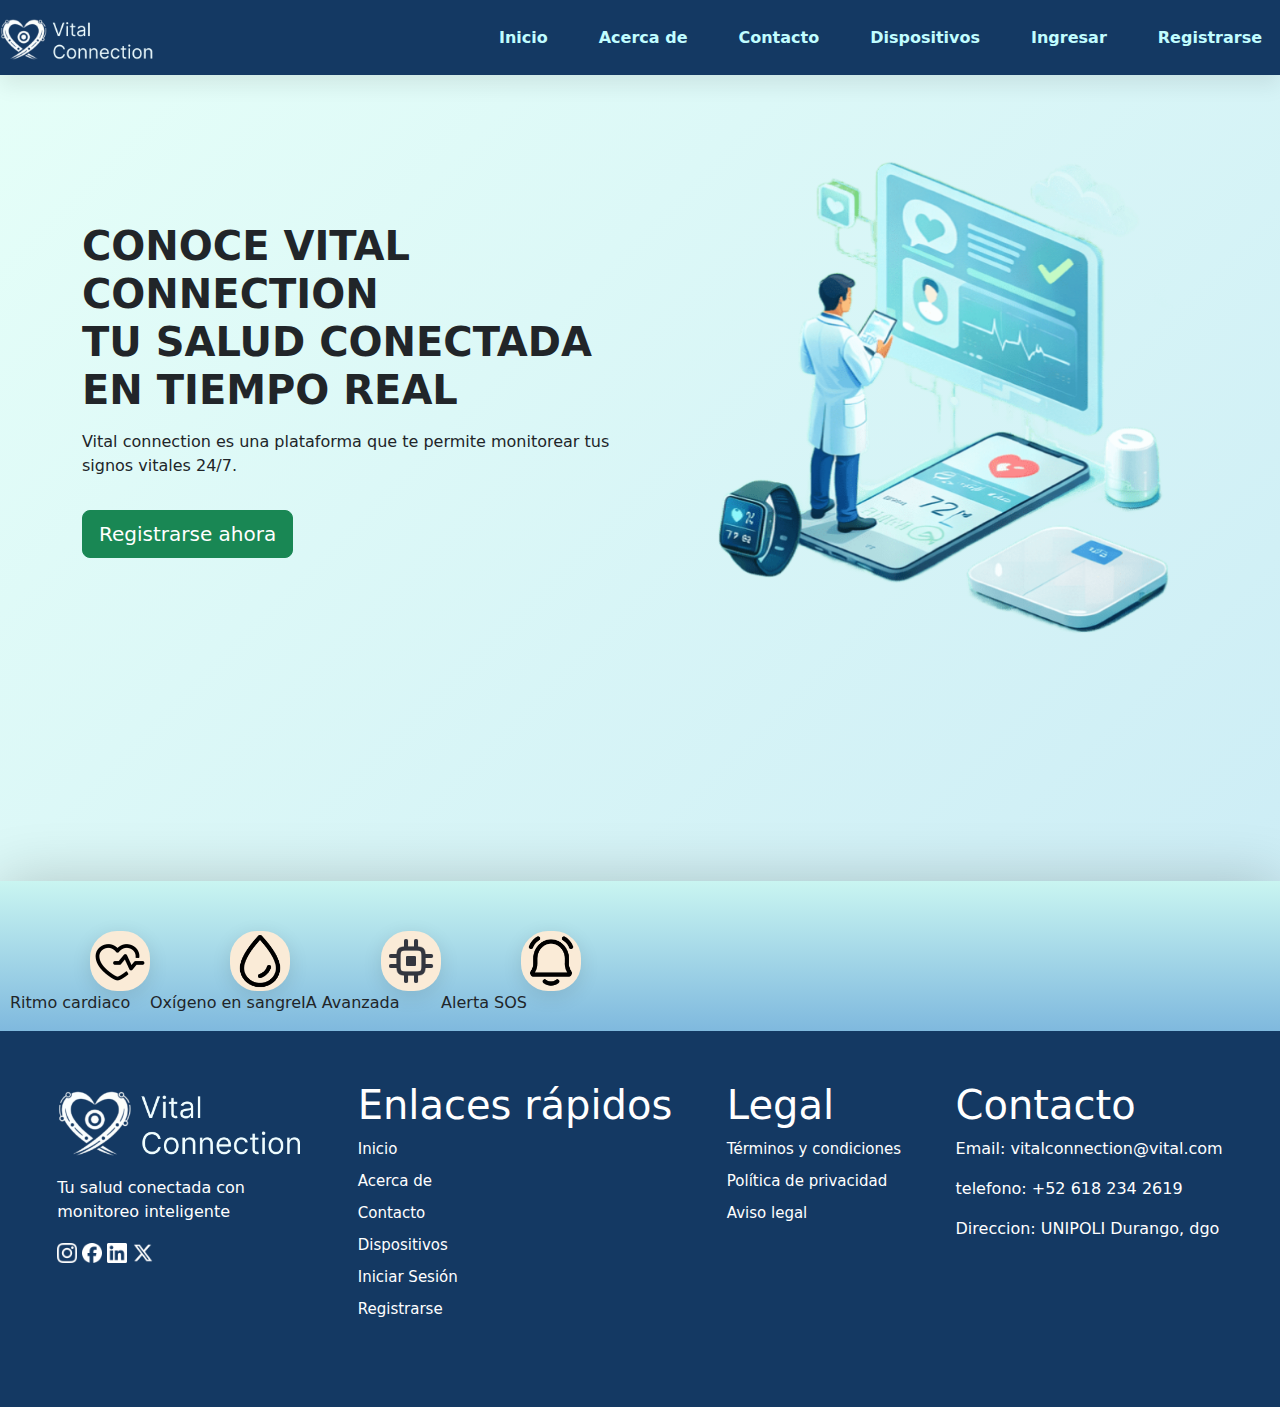
<file: index.html>
<!DOCTYPE html>
<html>
<head>
    <meta charset="UTF-8">
    <meta name="viewport" content="width=device-width, initial-scale=1.0"> 
    <title>Doom</title>
    <link rel="stylesheet" href="index.css">
    <link rel="stylesheet" href="navbar.css">
    <link rel="stylesheet" href="body.css">
    <link rel="stylesheet" href="css/bootstrap.min.css">
    <link href="https://fonts.googleapis.com/css2?family=Inter:wght@300;400;600;700&display=swap" rel="stylesheet">

</head> 
<body>
    <nav class="navbar">
        <a href="index.html"><img class="logo" src="imagenes/logo_nav.png" alt="Logo nav" height="50px"></a>     
        <div class="botones">
            <a href="index.html" class = "botones_nav">Inicio</a>
            <a href="acercadee.html" class = "botones_nav">Acerca de</a>
            <a href="contactos.html" class = "botones_nav">Contacto</a>
            <a href="dispositivos.html" class = "botones_nav">Dispositivos</a>
            <a href="login.html" class = "botones_nav">Ingresar</a>
            <a href="register.html" class = "boton_register">Registrarse</a>
        </div>
        

    </nav>
    <section class="container top py-5">
        <div class="row align-items-center">

            <div class="col-12 col-lg-6 text-center text-lg-start">
                <h1 class="fw-bold">
                    CONOCE VITAL CONNECTION <br>
                    TU SALUD CONECTADA <br>
                    EN TIEMPO REAL
                </h1>
                

                <p class="mt-3">
                    Vital connection es una plataforma que te permite monitorear tus signos vitales 24/7.
                </p>

                <a href="register.html" class="btn btn-success btn-lg mt-3">
                    Registrarse ahora
                </a>
            </div>

            <div class="col-12 col-lg-6 text-center">
                <img src="imagenes/logins_imagen.png" class="img-fluid top-img">
            </div>

        </div>
    </section>


    <div class="cartel">
        <div class="cartel-card">
            <div class="cartel-text">
                <div class="cartel-ritmo">
                    <img src="imagenes/ritmo.png">
                    <p>Ritmo cardiaco</p>
                </div>
                <div class="cartel-oxigeno">
                    <img src="imagenes/oxigeno.png" alt="oxigenacion">
                    <p>Oxígeno en sangre</p>
                </div>
                <div class="cartel-ia">
                    <img src="imagenes/ia.png" alt="ia">
                    <p>IA Avanzada</p>
                </div>
                <div class="cartel-sos">
                    <img src="imagenes/sos.png" alt="sos">
                    <p>Alerta SOS</p>
                </div>
            </div>
        </div>

    </div>


    <footer>
        <div class="foot_col_izq" izquierda>
            <img id="foot_col_izq_img" src="imagenes/logo_nav.png" alt="Logo nav">
            <p>
                Tu salud conectada con <br>
                monitoreo inteligente
            </p>

            <div class="foot_col_izq_iconos">
                <a href="www.instagram.com"><img src="imagenes/ig-icon.png" alt="instagram" width="20px"></a>
                <a href="www.facebook.com"><img src="imagenes/fb-icon.png" alt="facebook" width="20px"></a>
                <a href="www.linkedin.com"><img src="imagenes/Linkedin.png" alt="LinkedIn" width="20px"></a>
                <a href="www.x.com"><img src="imagenes/x.png"alt="x" width="20px"></a>

            </div>
        </div>
        <div class="foot_col_centro_izq" centro>
            <h1 id="foot_col_centro_izq_h1">Enlaces rápidos</h1>
            <div>
                <ul>
                    <li><a href="index.html" class="foot_col_centro_izq_enlaces">Inicio</a></li>
                    <li><a href="about.html" class="foot_col_centro_izq_enlaces">Acerca de</a></li>
                    <li><a href="contact.html" class="foot_col_centro_izq_enlaces">Contacto</a></li>
                    <li><a href="dispositivos.html" class="foot_col_centro_izq_enlaces">Dispositivos</a></li>
                    <li><a href="login.html" class="foot_col_centro_izq_enlaces">Iniciar Sesión</a></li>
                    <li><a href="register.html" class="foot_col_centro_izq_enlaces">Registrarse</a></li>
                </ul>
            </div>

        </div>
        <div class="foot_col_centro_der">
            <h1 id="foot_col_centro_der_h1">Legal</h1>
            <ul>
                <li><a href="#" class="foot_col_centro_der_enlaces">Términos y condiciones</a></li>
                <li><a href="#" class="foot_col_centro_der_enlaces">Política de privacidad</a></li>
                <li><a href="#" class="foot_col_centro_der_enlaces">Aviso legal</a></li>
            </ul>
        </div>
        <div class="foot_col_der" derecha>
            <h1 id="foot_col_der_h1">Contacto</h1>
            <ul>
            <li><p class="foot_col_der_contacto">Email: vitalconnection@vital.com</p></li>
            <li><p class="foot_col_der_contacto">telefono: +52 618 234 2619</p></li>
            <li><p class="foot_col_der_contacto">Direccion: UNIPOLI Durango, dgo</p></li>
            </ul>
        </div>
        
    </footer>

</body>

</html>
</file>
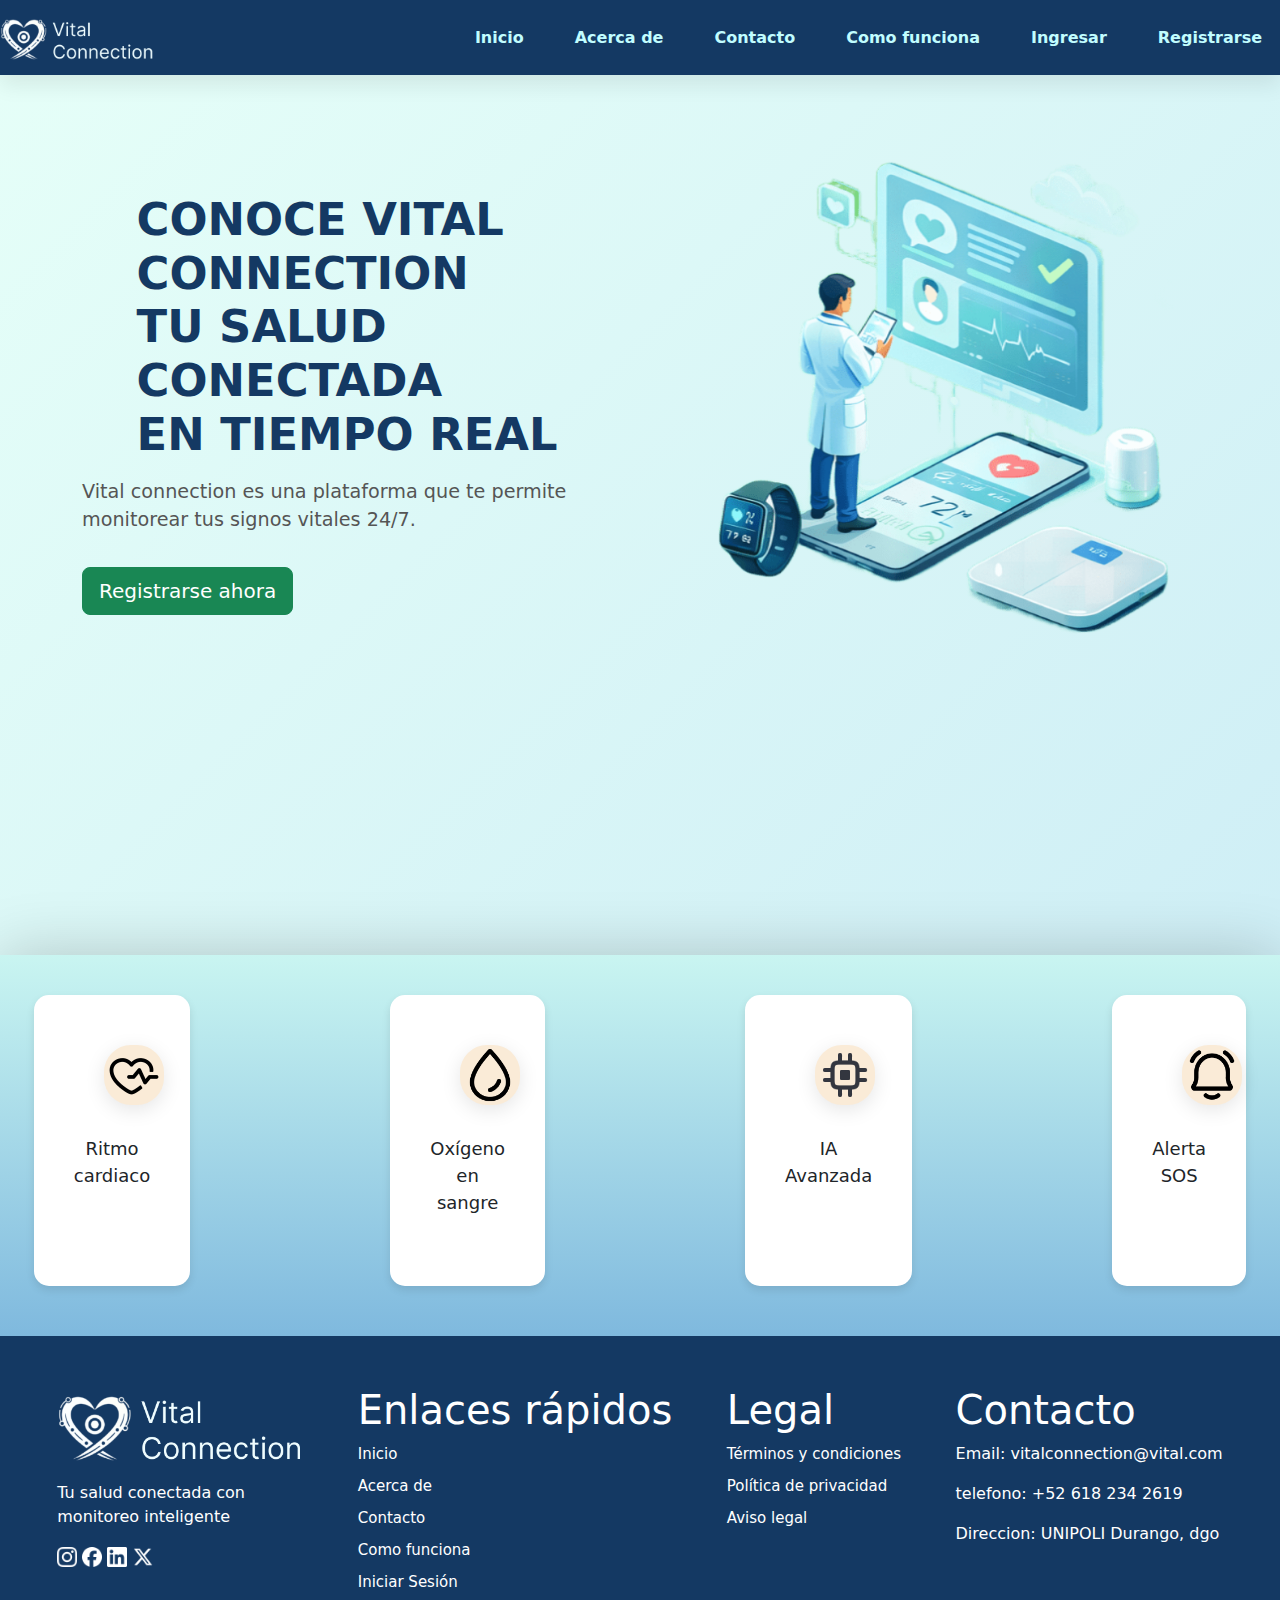
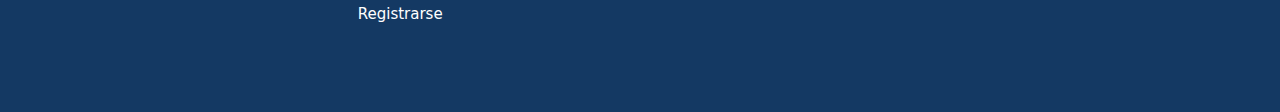
<file: mvc/index.html>
<!DOCTYPE html>
<!-- En HTML5 la etiqueta html es la raíz del documento, le falta declarar el idioma -->
<html lang="es">

<head>
    <!-- Configuración para juego de caracteres Universal -->
    <meta charset="UTF-8">
    <meta name="viewport" content="width=device-width, initial-scale=1.0">
    <title>Vital Connection</title>
    
    <!-- ============================================== -->
    <!-- ESTILIZACIÓN E IMPORTACIÓN DE CSS (PUBLICO)      -->
    <!-- ============================================== -->
    <!-- Estas hojas de estilo (.css) provienen de la carpeta protegida "assets" dentro de "app". -->
    <!-- Definen colores, márgenes, tipo de tarjetas, e imágenes de fondo desde reglas estáticas. -->
    <link rel="stylesheet" href="app/assets/styles/index.css">
    <link rel="stylesheet" href="app/assets/styles/navbar.css">
    <link rel="stylesheet" href="app/assets/styles/body.css">
    
    <!-- También se reutiliza localmente Bootstrap (minificado) para no depender tanto de red externa. -->
    <link rel="stylesheet" href="app/assets/styles/css/bootstrap.min.css">
    <!-- Carga letras de Google Fonts. -->
    <link href="https://fonts.googleapis.com/css2?family=Inter:wght@300;400;600;700&display=swap" rel="stylesheet">

</head>

<body>
    <!-- Barra de Navegación "Principal" / Pública -->
    <nav class="navbar">
        <a href="index.html"><img class="logo" src="app/assets/imagenes/logo_nav.png" alt="Logo nav"
                height="50px"></a>
        
        <!-- Checkbox invisible usado para desplegar la barra responsiva tipo hamburguesa  -->
        <input type="checkbox" id="menu-toggle">

        <label for="menu-toggle" class="hamburguesa">
            <span></span>
            <span></span>
            <span></span>
        </label>

        <!-- Pestañas de la barra de navegación que conectan la "landing page" u otras informativas. -->
        <div class="botones">
            <a href="index.html" class="botones_nav">Inicio</a>
            <a href="public/acercadee.html" class="botones_nav">Acerca de</a>
            <a href="public/contactos.html" class="botones_nav">Contacto</a>
            <a href="public/Como.Funciona.html" class="botones_nav">Como funciona</a>
            <!-- Aquí el ancla sí viaja a la subcarpeta resguardada de la app (Views) para Loguearse. -->
            <a href="app/views/login.html" class="botones_nav">Ingresar</a>
            <a href="app/views/register.html" class="boton_register">Registrarse</a>
        </div>


    </nav>
    
    <!-- ============================================== -->
    <!-- SECCIÓN HERO O ENCABEZADO PRINCIPAL (LANDING)   -->
    <!-- ============================================== -->
    <!-- "py-5" es una clase utilitaria de Bootstrap que significa "Padding Y-axis 5" (Margen interno vertical grande) -->
    <section class="container top py-5">
        <!-- "align-items-center" centra verticalmente los elementos de la Rejilla ROW -->
        <div class="row align-items-center">

            <!-- Dividimos la pantalla a la mitad (6 columnas de 12 para Laptops "lg", todo el ancho de 12 para celulares) -->
            <div class="col-12 col-lg-6 text-center text-lg-start">
                <!-- "fw-bold" = Font-weight: bold (Negritas). Letras grandes -->
                <h1 class="fw-bold">
                    CONOCE VITAL CONNECTION <br>
                    TU SALUD CONECTADA <br>
                    EN TIEMPO REAL
                </h1>


                <p class="mt-3">
                    Vital connection es una plataforma que te permite monitorear tus signos vitales 24/7.
                </p>

                <!-- Gran botón invitando al alta técnica ("Call To Action") . btn-success lo pinta verde típicamente. -->
                <a href="app/views/register.html" class="btn btn-success btn-lg mt-3">
                    Registrarse ahora
                </a>
            </div>

            <!-- Otra mitad de pantalla para la imagen decorativa gigante -->
            <div class="col-12 col-lg-6 text-center">
                <!-- img-fluid permite que la foto se encoja proporcionalmente según el celular. -->
                <img src="app/assets/imagenes/logins_imagen.png" class="img-fluid top-img">
            </div>

        </div>
    </section>


    <!-- ============================================== -->
    <!-- ZONA INFERIOR INFORMATIVA (CARTELES/ ICONOS)     -->
    <!-- ============================================== -->
    <div class="cartel">
        <!-- Tarjeta descriptiva estática con íconos vectoriales -->
        <div class="cartel-card">
            <div class="cartel-text">
                <div class="cartel-ritmo">
                    <img src="app/assets/imagenes/ritmo.png">
                    <p>Ritmo cardiaco</p>
                </div>
                <div class="cartel-oxigeno">
                    <img src="app/assets/imagenes/oxigeno.png" alt="oxigenacion">
                    <p>Oxígeno en sangre</p>
                </div>
                <div class="cartel-ia">
                    <img src="app/assets/imagenes/ia.png" alt="ia">
                    <p>IA Avanzada</p>
                </div>
                <!-- El botón de panico o advertencia -->
                <div class="cartel-sos">
                    <img src="app/assets/imagenes/sos.png" alt="sos">
                    <p>Alerta SOS</p>
                </div>
            </div>
        </div>

    </div>

    <!-- ============================================== -->
    <!-- PIE DE PÁGINA REUTILIZABLE PUBLICO              -->
    <!-- ============================================== -->
    <footer>
        <!-- Columna 1 -->
        <div class="foot_col_izq" izquierda>
            <img id="foot_col_izq_img" src="app/assets/imagenes/logo_nav.png" alt="Logo nav">
            <p>
                Tu salud conectada con <br>
                monitoreo inteligente
            </p>

            <div class="foot_col_izq_iconos">
                <a href="www.instagram.com"><img src="app/assets/imagenes/ig-icon.png" alt="instagram"
                        width="20px"></a>
                <a href="www.facebook.com"><img src="app/assets/imagenes/fb-icon.png" alt="facebook"
                        width="20px"></a>
                <a href="www.linkedin.com"><img src="app/assets/imagenes/Linkedin.png" alt="LinkedIn"
                        width="20px"></a>
                <!-- El logo de X o antiguo Twitter. -->
                <a href="www.x.com"><img src="app/assets/imagenes/x.png" alt="x" width="20px"></a>

            </div>
        </div>
        
        <!-- Columna 2: Navegación repetida en la base para comodidad -->
        <div class="foot_col_centro_izq" centro>
            <h1 id="foot_col_centro_izq_h1">Enlaces rápidos</h1>
            <div>
                <ul>
                    <li><a href="index.html" class="foot_col_centro_izq_enlaces">Inicio</a></li>
                    <li><a href="public/acercadee.html" class="foot_col_centro_izq_enlaces">Acerca de</a></li>
                    <li><a href="public/contactos.html" class="foot_col_centro_izq_enlaces">Contacto</a></li>
                    <li><a href="public/Como.Funciona.html" class="foot_col_centro_izq_enlaces">Como funciona</a></li>
                    <li><a href="app/views/login.html" class="foot_col_centro_izq_enlaces">Iniciar Sesión</a></li>
                    <li><a href="app/views/register.html" class="foot_col_centro_izq_enlaces">Registrarse</a></li>
                </ul>
            </div>

        </div>
        
        <!-- Columna 3 -->
        <div class="foot_col_centro_der">
            <h1 id="foot_col_centro_der_h1">Legal</h1>
            <ul>
                <li><a href="#" class="foot_col_centro_der_enlaces">Términos y condiciones</a></li>
                <li><a href="#" class="foot_col_centro_der_enlaces">Política de privacidad</a></li>
                <li><a href="#" class="foot_col_centro_der_enlaces">Aviso legal</a></li>
            </ul>
        </div>
        
        <!-- Columna 4 -->
        <div class="foot_col_der" derecha>
            <h1 id="foot_col_der_h1">Contacto</h1>
            <ul>
                <li>
                    <p class="foot_col_der_contacto">Email: vitalconnection@vital.com</p>
                </li>
                <li>
                    <p class="foot_col_der_contacto">telefono: +52 618 234 2619</p>
                </li>
                <li>
                    <p class="foot_col_der_contacto">Direccion: UNIPOLI Durango, dgo</p>
                </li>
            </ul>
        </div>

    </footer>

</body>

</html>
</file>
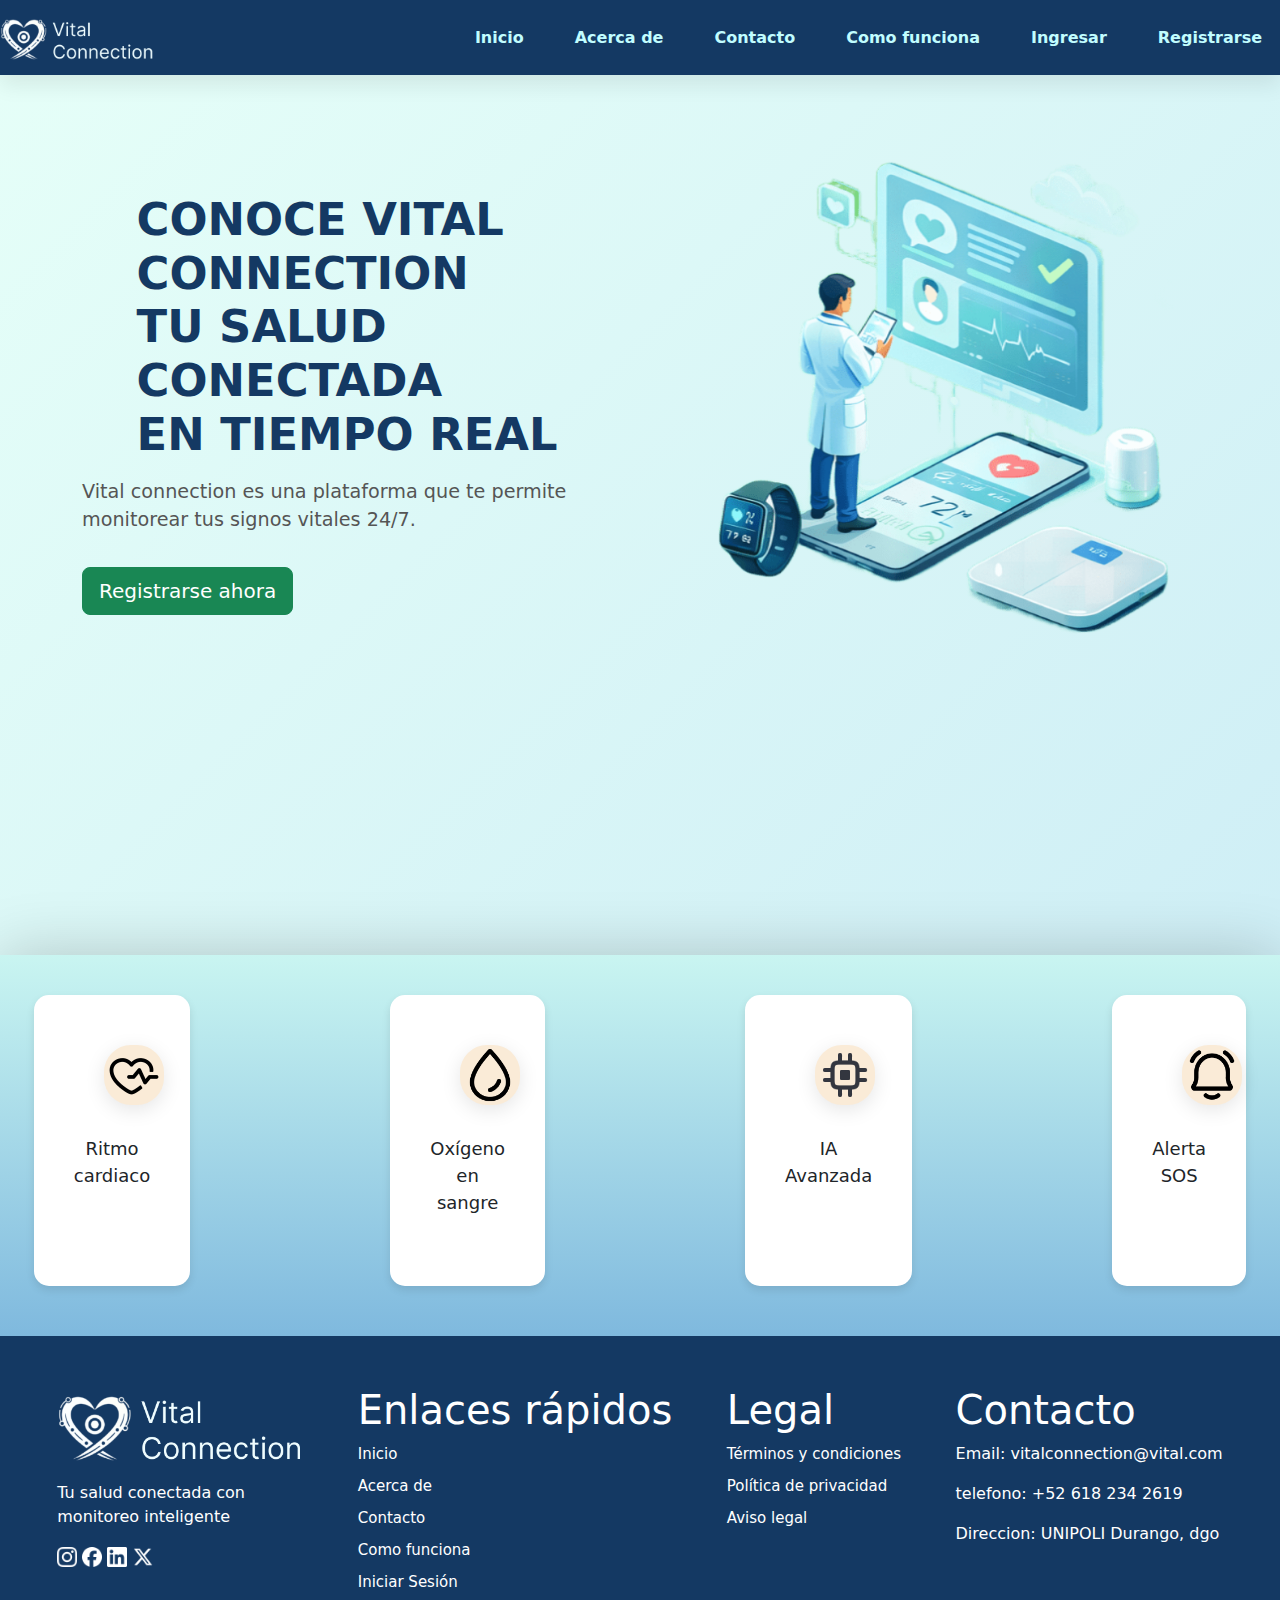
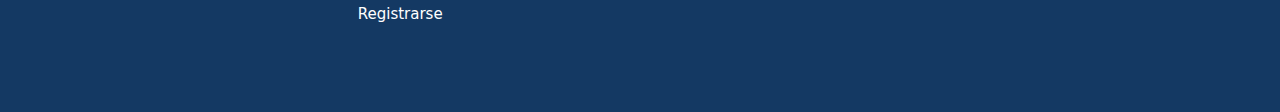
<file: mvc/public/index.html>
<!DOCTYPE html>
<!-- En HTML5 la etiqueta html es la raíz del documento, le falta declarar el idioma -->
<html lang="es">

<head>
    <!-- Configuración para juego de caracteres Universal -->
    <meta charset="UTF-8">
    <meta name="viewport" content="width=device-width, initial-scale=1.0">
    <title>Vital Connection</title>
    
    <!-- ============================================== -->
    <!-- ESTILIZACIÓN E IMPORTACIÓN DE CSS (PUBLICO)      -->
    <!-- ============================================== -->
    <!-- Estas hojas de estilo (.css) provienen de la carpeta protegida "assets" dentro de "app". -->
    <!-- Definen colores, márgenes, tipo de tarjetas, e imágenes de fondo desde reglas estáticas. -->
    <link rel="stylesheet" href="../app/assets/styles/index.css">
    <link rel="stylesheet" href="../app/assets/styles/navbar.css">
    <link rel="stylesheet" href="../app/assets/styles/body.css">
    
    <!-- También se reutiliza localmente Bootstrap (minificado) para no depender tanto de red externa. -->
    <link rel="stylesheet" href="../app/assets/styles/css/bootstrap.min.css">
    <!-- Carga letras de Google Fonts. -->
    <link href="https://fonts.googleapis.com/css2?family=Inter:wght@300;400;600;700&display=swap" rel="stylesheet">

</head>

<body>
    <!-- Barra de Navegación "Principal" / Pública -->
    <nav class="navbar">
        <a href="index.html"><img class="logo" src="../app/assets/imagenes/logo_nav.png" alt="Logo nav"
                height="50px"></a>
        
        <!-- Checkbox invisible usado para desplegar la barra responsiva tipo hamburguesa  -->
        <input type="checkbox" id="menu-toggle">

        <label for="menu-toggle" class="hamburguesa">
            <span></span>
            <span></span>
            <span></span>
        </label>

        <!-- Pestañas de la barra de navegación que conectan la "landing page" u otras informativas. -->
        <div class="botones">
            <a href="index.html" class="botones_nav">Inicio</a>
            <a href="acercadee.html" class="botones_nav">Acerca de</a>
            <a href="contactos.html" class="botones_nav">Contacto</a>
            <a href="Como.Funciona.html" class="botones_nav">Como funciona</a>
            <!-- Aquí el ancla sí viaja a la subcarpeta resguardada de la app (Views) para Loguearse. -->
            <a href="../app/views/login.html" class="botones_nav">Ingresar</a>
            <a href="../app/views/register.html" class="boton_register">Registrarse</a>
        </div>


    </nav>
    
    <!-- ============================================== -->
    <!-- SECCIÓN HERO O ENCABEZADO PRINCIPAL (LANDING)   -->
    <!-- ============================================== -->
    <!-- "py-5" es una clase utilitaria de Bootstrap que significa "Padding Y-axis 5" (Margen interno vertical grande) -->
    <section class="container top py-5">
        <!-- "align-items-center" centra verticalmente los elementos de la Rejilla ROW -->
        <div class="row align-items-center">

            <!-- Dividimos la pantalla a la mitad (6 columnas de 12 para Laptops "lg", todo el ancho de 12 para celulares) -->
            <div class="col-12 col-lg-6 text-center text-lg-start">
                <!-- "fw-bold" = Font-weight: bold (Negritas). Letras grandes -->
                <h1 class="fw-bold">
                    CONOCE VITAL CONNECTION <br>
                    TU SALUD CONECTADA <br>
                    EN TIEMPO REAL
                </h1>


                <p class="mt-3">
                    Vital connection es una plataforma que te permite monitorear tus signos vitales 24/7.
                </p>

                <!-- Gran botón invitando al alta técnica ("Call To Action") . btn-success lo pinta verde típicamente. -->
                <a href="../app/views/register.html" class="btn btn-success btn-lg mt-3">
                    Registrarse ahora
                </a>
            </div>

            <!-- Otra mitad de pantalla para la imagen decorativa gigante -->
            <div class="col-12 col-lg-6 text-center">
                <!-- img-fluid permite que la foto se encoja proporcionalmente según el celular. -->
                <img src="../app/assets/imagenes/logins_imagen.png" class="img-fluid top-img">
            </div>

        </div>
    </section>


    <!-- ============================================== -->
    <!-- ZONA INFERIOR INFORMATIVA (CARTELES/ ICONOS)     -->
    <!-- ============================================== -->
    <div class="cartel">
        <!-- Tarjeta descriptiva estática con íconos vectoriales -->
        <div class="cartel-card">
            <div class="cartel-text">
                <div class="cartel-ritmo">
                    <img src="../app/assets/imagenes/ritmo.png">
                    <p>Ritmo cardiaco</p>
                </div>
                <div class="cartel-oxigeno">
                    <img src="../app/assets/imagenes/oxigeno.png" alt="oxigenacion">
                    <p>Oxígeno en sangre</p>
                </div>
                <div class="cartel-ia">
                    <img src="../app/assets/imagenes/ia.png" alt="ia">
                    <p>IA Avanzada</p>
                </div>
                <!-- El botón de panico o advertencia -->
                <div class="cartel-sos">
                    <img src="../app/assets/imagenes/sos.png" alt="sos">
                    <p>Alerta SOS</p>
                </div>
            </div>
        </div>

    </div>

    <!-- ============================================== -->
    <!-- PIE DE PÁGINA REUTILIZABLE PUBLICO              -->
    <!-- ============================================== -->
    <footer>
        <!-- Columna 1 -->
        <div class="foot_col_izq" izquierda>
            <img id="foot_col_izq_img" src="../app/assets/imagenes/logo_nav.png" alt="Logo nav">
            <p>
                Tu salud conectada con <br>
                monitoreo inteligente
            </p>

            <div class="foot_col_izq_iconos">
                <a href="www.instagram.com"><img src="../app/assets/imagenes/ig-icon.png" alt="instagram"
                        width="20px"></a>
                <a href="www.facebook.com"><img src="../app/assets/imagenes/fb-icon.png" alt="facebook"
                        width="20px"></a>
                <a href="www.linkedin.com"><img src="../app/assets/imagenes/Linkedin.png" alt="LinkedIn"
                        width="20px"></a>
                <!-- El logo de X o antiguo Twitter. -->
                <a href="www.x.com"><img src="../app/assets/imagenes/x.png" alt="x" width="20px"></a>

            </div>
        </div>
        
        <!-- Columna 2: Navegación repetida en la base para comodidad -->
        <div class="foot_col_centro_izq" centro>
            <h1 id="foot_col_centro_izq_h1">Enlaces rápidos</h1>
            <div>
                <ul>
                    <li><a href="index.html" class="foot_col_centro_izq_enlaces">Inicio</a></li>
                    <li><a href="acercadee.html" class="foot_col_centro_izq_enlaces">Acerca de</a></li>
                    <li><a href="contactos.html" class="foot_col_centro_izq_enlaces">Contacto</a></li>
                    <li><a href="Como.Funciona.html" class="foot_col_centro_izq_enlaces">Como funciona</a></li>
                    <li><a href="../app/views/login.html" class="foot_col_centro_izq_enlaces">Iniciar Sesión</a></li>
                    <li><a href="../app/views/register.html" class="foot_col_centro_izq_enlaces">Registrarse</a></li>
                </ul>
            </div>

        </div>
        
        <!-- Columna 3 -->
        <div class="foot_col_centro_der">
            <h1 id="foot_col_centro_der_h1">Legal</h1>
            <ul>
                <li><a href="#" class="foot_col_centro_der_enlaces">Términos y condiciones</a></li>
                <li><a href="#" class="foot_col_centro_der_enlaces">Política de privacidad</a></li>
                <li><a href="#" class="foot_col_centro_der_enlaces">Aviso legal</a></li>
            </ul>
        </div>
        
        <!-- Columna 4 -->
        <div class="foot_col_der" derecha>
            <h1 id="foot_col_der_h1">Contacto</h1>
            <ul>
                <li>
                    <p class="foot_col_der_contacto">Email: vitalconnection@vital.com</p>
                </li>
                <li>
                    <p class="foot_col_der_contacto">telefono: +52 618 234 2619</p>
                </li>
                <li>
                    <p class="foot_col_der_contacto">Direccion: UNIPOLI Durango, dgo</p>
                </li>
            </ul>
        </div>

    </footer>

</body>

</html>
</file>
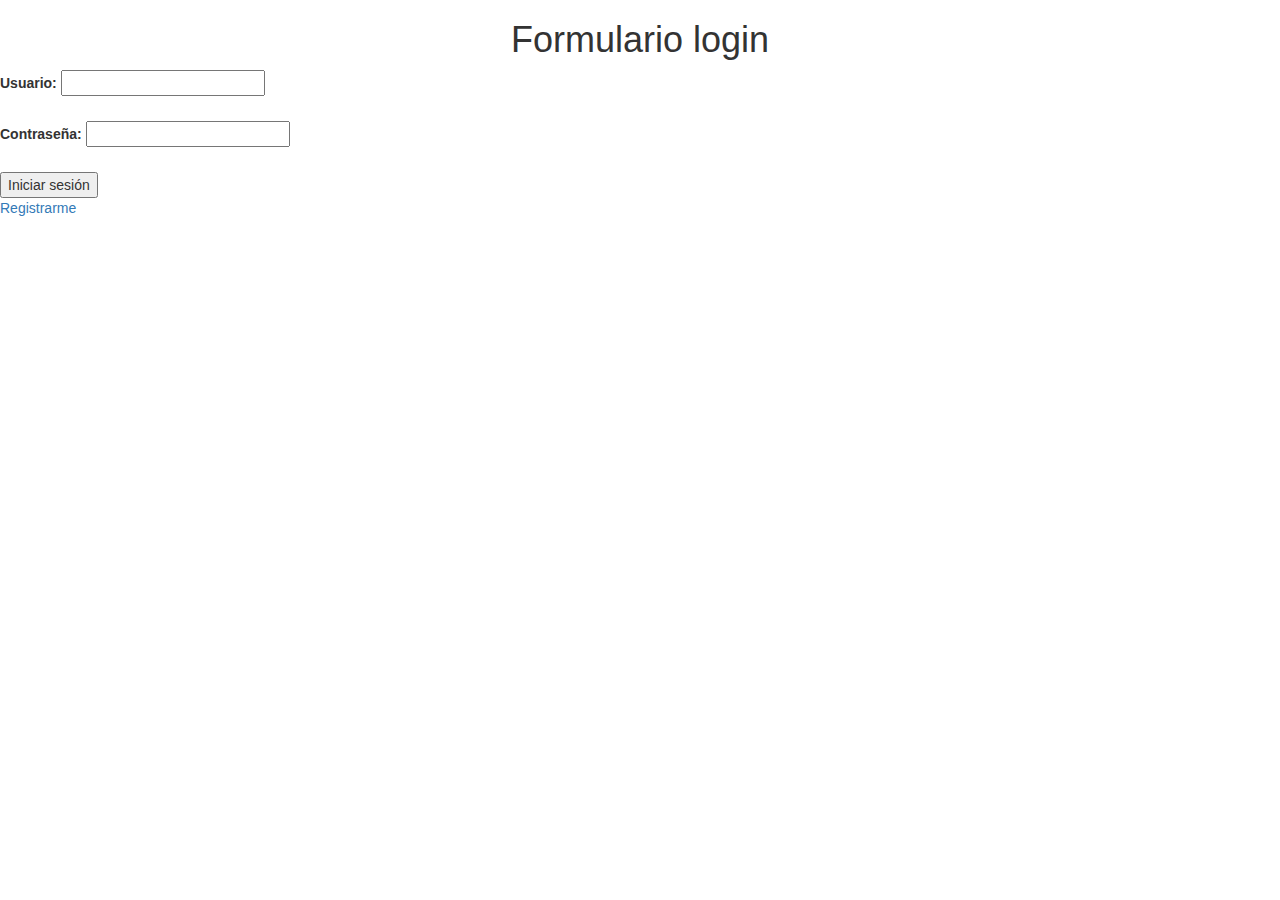
<file: mvc/app/views/index.html>
<!DOCTYPE html>
<html lang="">
    <head>
        <meta charset="utf-8">
        <meta http-equiv="X-UA-Compatible" content="IE=edge">
        <meta name="viewport" content="width=device-width, initial-scale=1">
        <title>Title Page</title>

        <!-- Bootstrap CSS -->
        <link href="https://maxcdn.bootstrapcdn.com/bootstrap/3.3.7/css/bootstrap.min.css" rel="stylesheet">

        <!-- HTML5 Shim and Respond.js IE8 support of HTML5 elements and media queries -->
        <!-- WARNING: Respond.js doesn't work if you view the page via file:// -->
        <!--[if lt IE 9]>
            <script src="https://oss.maxcdn.com/libs/html5shiv/3.7.3/html5shiv.js"></script>
            <script src="https://oss.maxcdn.com/libs/respond.js/1.4.2/respond.min.js"></script>
        <![endif]-->
    </head>
    <body>
        <h1 class="text-center">Formulario login</h1>


        <form action = "../controllers/login.php" method = "post">
            <label for="username">
                Usuario: <input type="text" name="username">
            </label>
            <br><br>
            <label for="password">
                Contraseña: <input type="password" name="password">
            </label>
            <br><br>
            <button type="submit">
                Iniciar sesión
            </button>
        </form>

        <a href="register.html">
            Registrarme
        </a>

        <!-- jQuery -->
        <script src="https://ajax.googleapis.com/ajax/libs/jquery/1.12.4/jquery.min.js"></script>
        <!-- Bootstrap JavaScript -->
        <script src="https://maxcdn.bootstrapcdn.com/bootstrap/3.3.7/js/bootstrap.min.js"></script>
    </body>
</html>
</file>
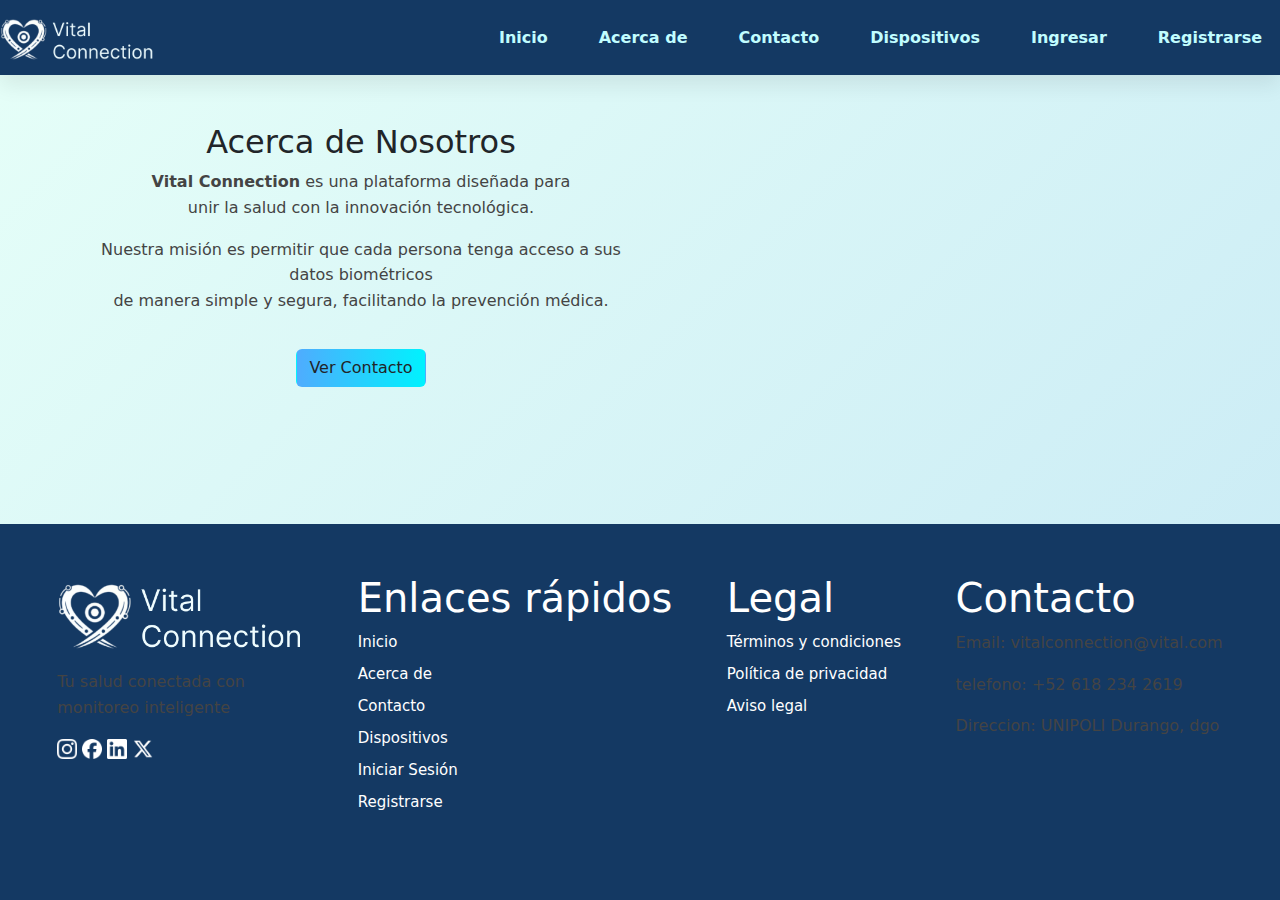
<file: acercadee.html>
<!DOCTYPE html>
<html lang="es">
<head>
    <meta charset="UTF-8">
    <title>Acerca de - Vital Connection</title>
    <link rel="stylesheet" href="acercade.css">
    <link rel="stylesheet" href="body.css">
    <link rel="stylesheet" href="navbar.css">
    <link rel="stylesheet" href="css/bootstrap.min.css">
    <link href="https://fonts.googleapis.com/css2?family=Inter:wght@300;400;600;700&display=swap" rel="stylesheet">

</head> 
<body>
    <nav class="navbar">
        <a href="index.html"><img class="logo" src="imagenes/logo_nav.png" alt="Logo nav" height="50px"></a>     
        <input type="checkbox" id="menu-toggle">

        <label for="menu-toggle" class="hamburguesa">
            <span></span>
            <span></span>
            <span></span>
        </label>
        
        <div class="botones">
            <a href="index.html" class = "botones_nav">Inicio</a>
            <a href="acercadee.html" class = "botones_nav">Acerca de</a>
            <a href="contactos.html" class = "botones_nav">Contacto</a>
            <a href="dispositivos.html" class = "botones_nav">Dispositivos</a>
            <a href="login.html" class = "botones_nav">Ingresar</a>
            <a href="register.html" class = "boton_register">Registrarse</a>
        </div>
        

    </nav>
    <section class="container text py-5">
        <div class="row align-items-center">
            <div class="card-text">
                <div class="col-12 col-lg-6 text-center">
                    <div class="fw-bold">
                        <h2>Acerca de Nosotros</h2>
                    </div>
                    <p><strong>Vital Connection</strong> es una plataforma diseñada para <br>unir la salud con la innovación tecnológica.</p>
                    <p>Nuestra misión es permitir que cada persona tenga acceso a sus datos biométricos <br>de manera simple y segura, facilitando la prevención médica.</p>
                    <a href="contactos.html" class="btn">Ver Contacto</a>
                </div>    
            </div>
        </div>
    </section>
    <footer>
        <div class="foot_col_izq" izquierda>
            <img id="foot_col_izq_img" src="imagenes/logo_nav.png" alt="Logo nav">
            <p>
                Tu salud conectada con <br>
                monitoreo inteligente
            </p>

            <div class="foot_col_izq_iconos">
                <a href="www.instagram.com"><img src="imagenes/ig-icon.png" alt="instagram" width="20px"></a>
                <a href="www.facebook.com"><img src="imagenes/fb-icon.png" alt="facebook" width="20px"></a>
                <a href="www.linkedin.com"><img src="imagenes/Linkedin.png" alt="LinkedIn" width="20px"></a>
                <a href="www.x.com"><img src="imagenes/x.png"alt="x" width="20px"></a>

            </div>
        </div>
        <div class="foot_col_centro_izq" centro>
            <h1 id="foot_col_centro_izq_h1">Enlaces rápidos</h1>
            <div>
                <ul>
                    <li><a href="index.html" class="foot_col_centro_izq_enlaces">Inicio</a></li>
                    <li><a href="acercadee.html" class="foot_col_centro_izq_enlaces">Acerca de</a></li>
                    <li><a href="contactos.html" class="foot_col_centro_izq_enlaces">Contacto</a></li>
                    <li><a href="dispositivos.html" class="foot_col_centro_izq_enlaces">Dispositivos</a></li>
                    <li><a href="login.html" class="foot_col_centro_izq_enlaces">Iniciar Sesión</a></li>
                    <li><a href="register.html" class="foot_col_centro_izq_enlaces">Registrarse</a></li>
                </ul>
            </div>

        </div>
        <div class="foot_col_centro_der">
            <h1 id="foot_col_centro_der_h1">Legal</h1>
            <ul>
                <li><a href="#" class="foot_col_centro_der_enlaces">Términos y condiciones</a></li>
                <li><a href="#" class="foot_col_centro_der_enlaces">Política de privacidad</a></li>
                <li><a href="#" class="foot_col_centro_der_enlaces">Aviso legal</a></li>
            </ul>
        </div>
        <div class="foot_col_der" derecha>
            <h1 id="foot_col_der_h1">Contacto</h1>
            <ul>
            <li><p class="foot_col_der_contacto">Email: vitalconnection@vital.com</p></li>
            <li><p class="foot_col_der_contacto">telefono: +52 618 234 2619</p></li>
            <li><p class="foot_col_der_contacto">Direccion: UNIPOLI Durango, dgo</p></li>
            </ul>
        </div>
        
    </footer>

</body>
</html>
</file>
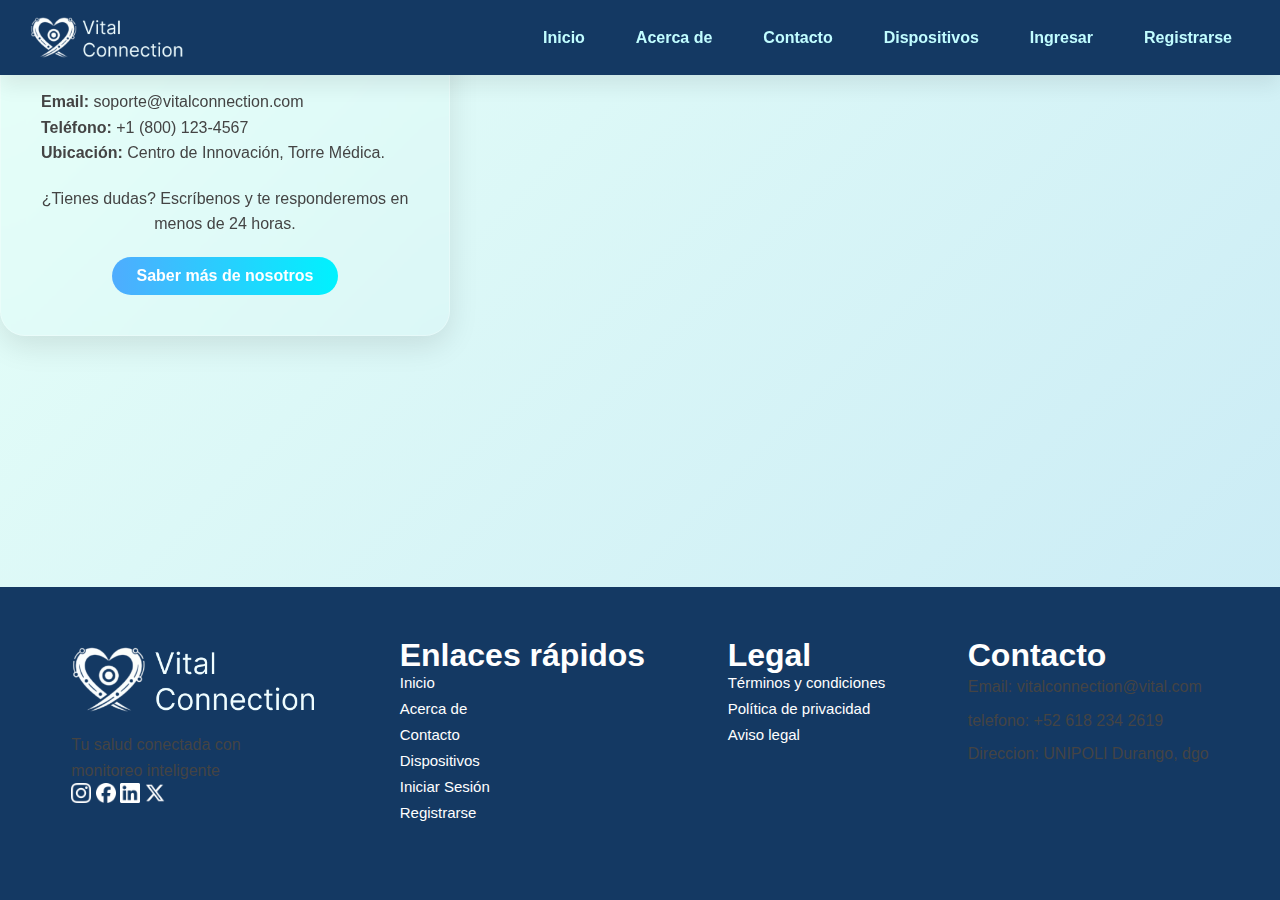
<file: contactos.html>
<!DOCTYPE html>
<html lang="es">
<head>
    <meta charset="UTF-8">
    <title>Contacto - Vital Connection</title>
    <link rel="stylesheet" href="contactos.css">
    <link rel="stylesheet" href="body.css">
    <link rel="stylesheet" href="navbar.css">
</head>
<body>
    <section class="navbar">
        <a href="index.html"><img class="logo" src="imagenes/logo_nav.png" alt="Logo nav" height="50px"></a>     
        <div class="botones">
            <a href="index.html" class = "botones_nav">Inicio</a>
            <a href="acercadee.html" class = "botones_nav">Acerca de</a>
            <a href="contactos.html" class = "botones_nav">Contacto</a>
            <a href="dispositivos.html" class = "botones_nav">Dispositivos</a>
            <a href="login.html" class = "botones_nav">Ingresar</a>
            <a href="register.html" class = "boton_register">Registrarse</a>
        </div>
    </section>
    <div class="card">
        <div style="font-size: 40px;"></div>
        <h2>Contacto</h2>
        <div style="text-align: left; margin: 20px 0;">
            <p><strong>Email:</strong> soporte@vitalconnection.com</p>
            <p><strong>Teléfono:</strong> +1 (800) 123-4567</p>
            <p><strong>Ubicación:</strong> Centro de Innovación, Torre Médica.</p>
        </div>
        <p>¿Tienes dudas? Escríbenos y te responderemos en menos de 24 horas.</p>
        <a href="acercadee.html" class="btn">Saber más de nosotros</a>
    </div>
    <footer>
        <div class="foot_col_izq" izquierda>
            <img id="foot_col_izq_img" src="imagenes/logo_nav.png" alt="Logo nav">
            <p>
                Tu salud conectada con <br>
                monitoreo inteligente
            </p>

            <div class="foot_col_izq_iconos">
                <a href="www.instagram.com"><img src="imagenes/ig-icon.png" alt="instagram" width="20px"></a>
                <a href="www.facebook.com"><img src="imagenes/fb-icon.png" alt="facebook" width="20px"></a>
                <a href="www.linkedin.com"><img src="imagenes/Linkedin.png" alt="LinkedIn" width="20px"></a>
                <a href="www.x.com"><img src="imagenes/x.png"alt="x" width="20px"></a>

            </div>
        </div>
        <div class="foot_col_centro_izq" centro>
            <h1 id="foot_col_centro_izq_h1">Enlaces rápidos</h1>
            <div>
                <ul>
                    <li><a href="index.html" class="foot_col_centro_izq_enlaces">Inicio</a></li>
                    <li><a href="about.html" class="foot_col_centro_izq_enlaces">Acerca de</a></li>
                    <li><a href="contact.html" class="foot_col_centro_izq_enlaces">Contacto</a></li>
                    <li><a href="dispositivos.html" class="foot_col_centro_izq_enlaces">Dispositivos</a></li>
                    <li><a href="login.html" class="foot_col_centro_izq_enlaces">Iniciar Sesión</a></li>
                    <li><a href="register.html" class="foot_col_centro_izq_enlaces">Registrarse</a></li>
                </ul>
            </div>

        </div>
        <div class="foot_col_centro_der">
            <h1 id="foot_col_centro_der_h1">Legal</h1>
            <ul>
                <li><a href="#" class="foot_col_centro_der_enlaces">Términos y condiciones</a></li>
                <li><a href="#" class="foot_col_centro_der_enlaces">Política de privacidad</a></li>
                <li><a href="#" class="foot_col_centro_der_enlaces">Aviso legal</a></li>
            </ul>
        </div>
        <div class="foot_col_der" derecha>
            <h1 id="foot_col_der_h1">Contacto</h1>
            <ul>
            <li><p class="foot_col_der_contacto">Email: vitalconnection@vital.com</p></li>
            <li><p class="foot_col_der_contacto">telefono: +52 618 234 2619</p></li>
            <li><p class="foot_col_der_contacto">Direccion: UNIPOLI Durango, dgo</p></li>
            </ul>
        </div>
        
    </footer>
</body>
</html>
</file>
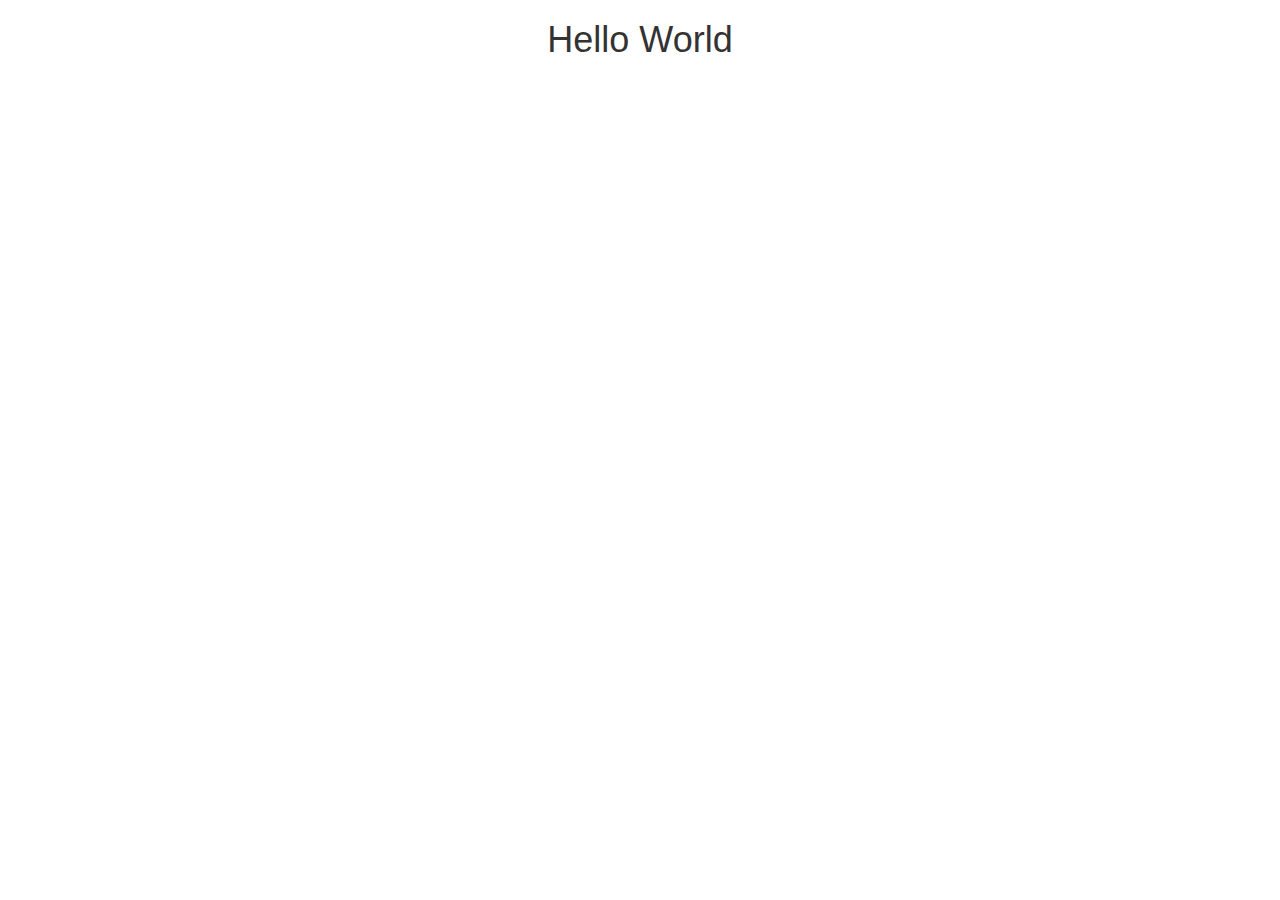
<file: dashboard.html>
<!DOCTYPE html>
<html lang="es">
    <head>
        <meta charset="utf-8">
        <meta http-equiv="X-UA-Compatible" content="IE=edge">
        <meta name="viewport" content="width=device-width, initial-scale=1">
        <title>Dashboard</title>

        <!-- Bootstrap CSS -->
        <link href="https://maxcdn.bootstrapcdn.com/bootstrap/3.3.7/css/bootstrap.min.css" rel="stylesheet">

        <!-- HTML5 Shim and Respond.js IE8 support of HTML5 elements and media queries -->
        <!-- WARNING: Respond.js doesn't work if you view the page via file:// -->
        <!--[if lt IE 9]>
            <script src="https://oss.maxcdn.com/libs/html5shiv/3.7.3/html5shiv.js"></script>
            <script src="https://oss.maxcdn.com/libs/respond.js/1.4.2/respond.min.js"></script>
        <![endif]-->
    </head>
    <body>
        <h1 class="text-center">Hello World</h1>

        <!-- jQuery -->
        <script src="https://ajax.googleapis.com/ajax/libs/jquery/1.12.4/jquery.min.js"></script>
        <!-- Bootstrap JavaScript -->
        <script src="https://maxcdn.bootstrapcdn.com/bootstrap/3.3.7/js/bootstrap.min.js"></script>
    </body>
</html>
</file>
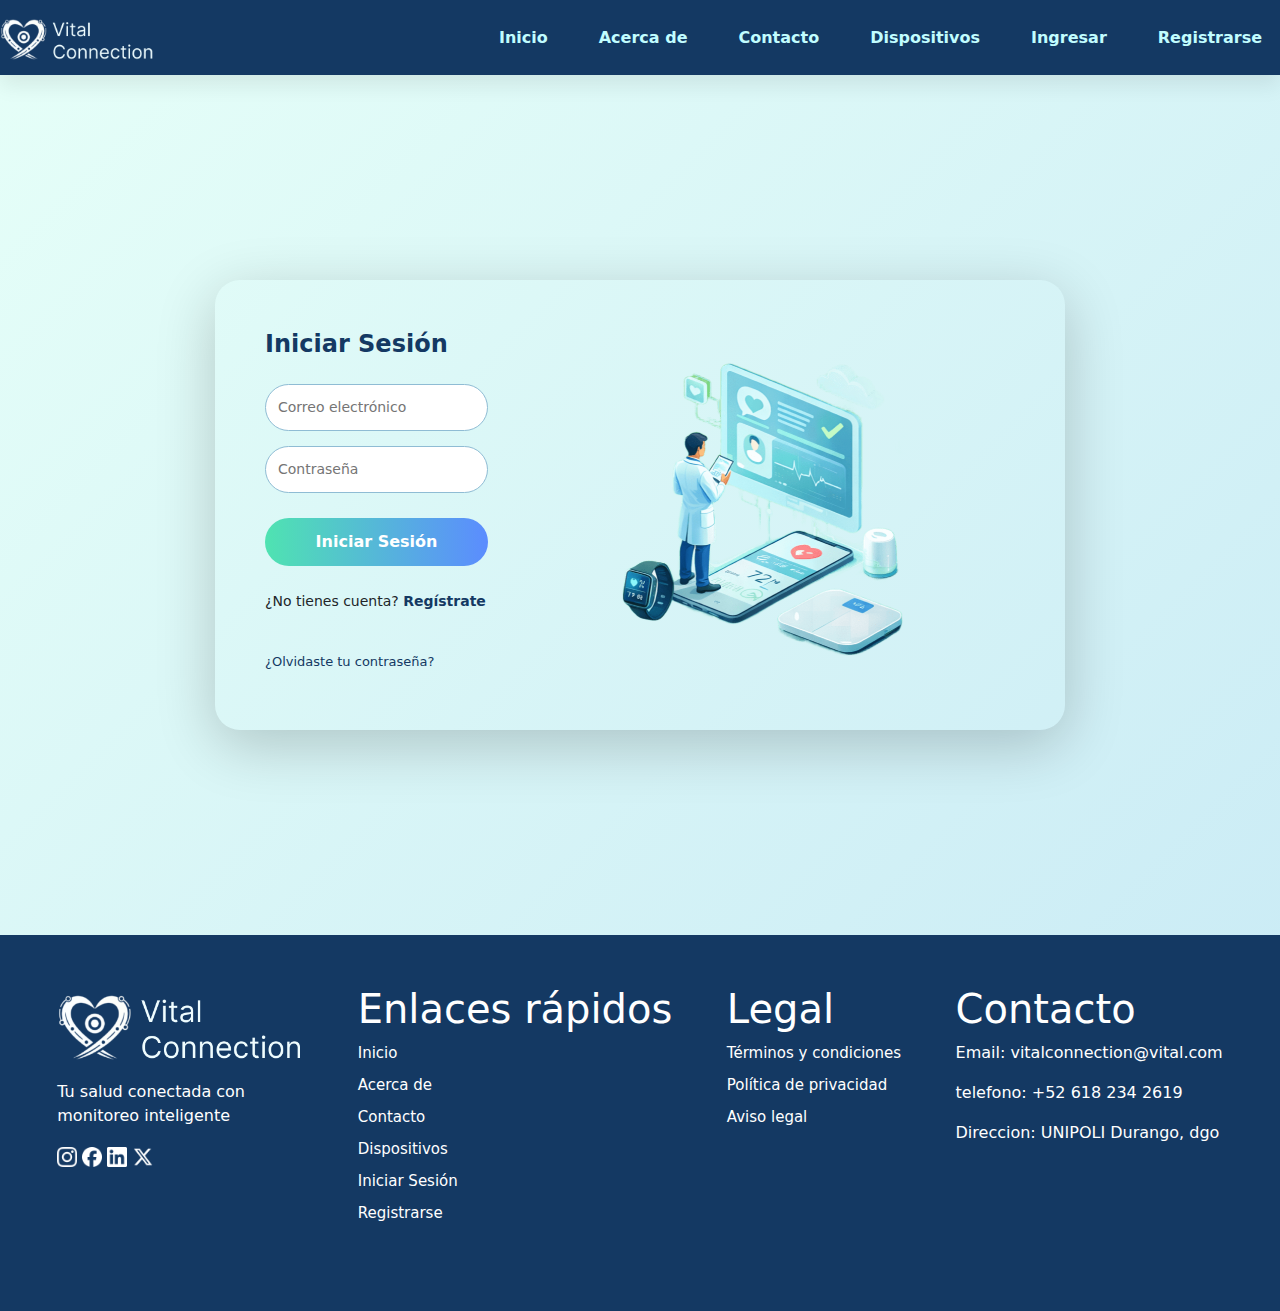
<file: login.html>
<!DOCTYPE html>
<html>
<head>
    <meta charset="UTF-8">
    <meta name="viewport" content="width=device-width, initial-scale=1.0"> 
    <title>Login</title>
    <link rel="stylesheet" href="body.css">
    <link rel="stylesheet" href="navbar.css">
    <link rel="stylesheet" href="login.css">
    <link rel="stylesheet" href="css/bootstrap.min.css">
    <link href="https://fonts.googleapis.com/css2?family=Inter:wght@300;400;600;700&display=swap" rel="stylesheet">


</head> 
<body>
    <nav class="navbar">
        <a href="index.html"><img class="logo" src="imagenes/logo_nav.png" alt="Logo nav" height="50px"></a>     
        <input type="checkbox" id="menu-toggle">

        <label for="menu-toggle" class="hamburguesa">
            <span></span>
            <span></span>
            <span></span>
        </label>
        
        <div class="botones">
            <a href="index.html" class = "botones_nav">Inicio</a>
            <a href="acercadee.html" class = "botones_nav">Acerca de</a>
            <a href="contactos.html" class = "botones_nav">Contacto</a>
            <a href="dispositivos.html" class = "botones_nav">Dispositivos</a>
            <a href="login.html" class = "botones_nav">Ingresar</a>
            <a href="register.html" class = "boton_register">Registrarse</a>
        </div>
        

    </nav>

<!-- LOGIN -->
    <div class="login">
        <div class="login-card">

            <!-- FORMULARIO -->
            <div class="login-form">
                <h2>Iniciar Sesión</h2>

                <form action="login.php" method="POST">

                    <div class="input-group">
                        <input type="email" name="email" placeholder="Correo electrónico" required>
                    </div>

                    <div class="input-group">
                        <input type="password" name="password" placeholder="Contraseña" required>
                    </div>

                    <button class="btn-login" type="submit">Iniciar Sesión</button>

                </form>
                <p class="login-link">
                    ¿No tienes cuenta? <a href="register.html">Regístrate</a>
                </p> <br>
                    <a class="forgot-password" href="#">¿Olvidaste tu contraseña?</a>
            </div>

            <!-- IMAGEN -->
            <div class="login-image">
                <img src="imagenes/logins_imagen.png">
            </div>

        </div>
    </div>


    <footer>
        <div class="foot_col_izq" izquierda>
            <img id="foot_col_izq_img" src="imagenes/logo_nav.png" alt="Logo nav">
            <p>
                Tu salud conectada con <br>
                monitoreo inteligente
            </p>

            <div class="foot_col_izq_iconos">
                <a href="www.instagram.com"><img src="imagenes/ig-icon.png" alt="instagram" width="20px"></a>
                <a href="www.facebook.com"><img src="imagenes/fb-icon.png" alt="facebook" width="20px"></a>
                <a href="www.linkedin.com"><img src="imagenes/Linkedin.png" alt="LinkedIn" width="20px"></a>
                <a href="www.x.com"><img src="imagenes/x.png"alt="x" width="20px"></a>

            </div>
        </div>
        <div class="foot_col_centro_izq" centro>
            <h1 id="foot_col_centro_izq_h1">Enlaces rápidos</h1>
            <div>
                <ul>
                    <li><a href="index.html" class="foot_col_centro_izq_enlaces">Inicio</a></li>
                    <li><a href="acercadee.html" class="foot_col_centro_izq_enlaces">Acerca de</a></li>
                    <li><a href="contactos.html" class="foot_col_centro_izq_enlaces">Contacto</a></li>
                    <li><a href="dispositivos.html" class="foot_col_centro_izq_enlaces">Dispositivos</a></li>
                    <li><a href="login.html" class="foot_col_centro_izq_enlaces">Iniciar Sesión</a></li>
                    <li><a href="register.html" class="foot_col_centro_izq_enlaces">Registrarse</a></li>
                </ul>
            </div>

        </div>
        <div class="foot_col_centro_der">
            <h1 id="foot_col_centro_der_h1">Legal</h1>
            <ul>
                <li><a href="#" class="foot_col_centro_der_enlaces">Términos y condiciones</a></li>
                <li><a href="#" class="foot_col_centro_der_enlaces">Política de privacidad</a></li>
                <li><a href="#" class="foot_col_centro_der_enlaces">Aviso legal</a></li>
            </ul>
        </div>
        <div class="foot_col_der" derecha>
            <h1 id="foot_col_der_h1">Contacto</h1>
            <ul>
            <li><p class="foot_col_der_contacto">Email: vitalconnection@vital.com</p></li>
            <li><p class="foot_col_der_contacto">telefono: +52 618 234 2619</p></li>
            <li><p class="foot_col_der_contacto">Direccion: UNIPOLI Durango, dgo</p></li>
            </ul>
        </div>
        
    </footer>

</body>

</html>
</file>
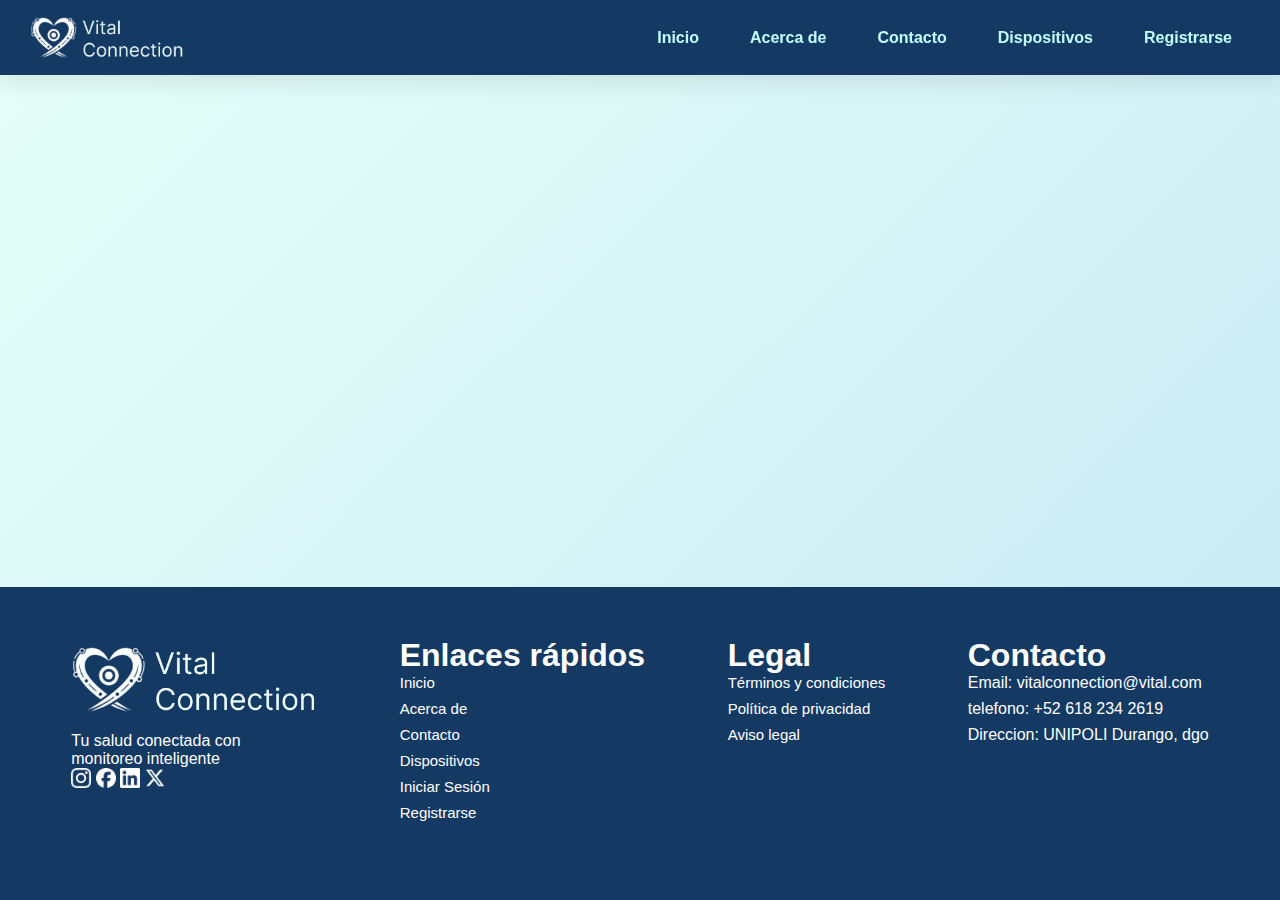
<file: plantilla.html>
<!DOCTYPE html>
<html>
<head>
    <meta charset="UTF-8">
    <meta name="viewport" content="width=device-width, initial-scale=1.0"> 
    <title>Doom</title>
    <link rel="stylesheet" href="body.css">
    <link rel="stylesheet" href="navbar.css">
    <link rel="stylesheet" href="login.css">

</head> 
<body>
    <div class="navbar">
        <a href="index.html"><img class="logo" src="logo_nav.png" alt="Logo nav" height="50px"></a>
        <div class="botones">
            <a href="index.html" class = "botones_nav">Inicio</a>
            <a href="about.html" class = "botones_nav">Acerca de</a>
            <a href="contact.html" class = "botones_nav">Contacto</a>
            <a href="dispositivos.html" class = "botones_nav">Dispositivos</a>
            <a href="register.html" class = "boton_register">Registrarse</a>
        </div>
    </div>



   <footer>
        <div class="foot_col_izq" izquierda>
            <img id="foot_col_izq_img" src="logo_nav.png" alt="Logo nav">
            <p>
                Tu salud conectada con <br>
                monitoreo inteligente
            </p>

            <div class="foot_col_izq_iconos">
                <a href="www.instagram.com"><img src="ig-icon.png" alt="instagram" width="20px"></a>
                <a href="www.facebook.com"><img src="fb-icon.png" alt="facebook" width="20px"></a>
                <a href="www.linkedin.com"><img src="Linkedin.png" alt="LinkedIn" width="20px"></a>
                <a href="www.x.com"><img src="x.png"alt="x" width="20px"></a>

            </div>
        </div>
        <div class="foot_col_centro_izq" centro>
            <h1 id="foot_col_centro_izq_h1">Enlaces rápidos</h1>
            <div>
                <ul>
                    <li><a href="index.html" class="foot_col_centro_izq_enlaces">Inicio</a></li>
                    <li><a href="about.html" class="foot_col_centro_izq_enlaces">Acerca de</a></li>
                    <li><a href="contact.html" class="foot_col_centro_izq_enlaces">Contacto</a></li>
                    <li><a href="dispositivos.html" class="foot_col_centro_izq_enlaces">Dispositivos</a></li>
                    <li><a href="login.html" class="foot_col_centro_izq_enlaces">Iniciar Sesión</a></li>
                    <li><a href="register.html" class="foot_col_centro_izq_enlaces">Registrarse</a></li>
                </ul>
            </div>

        </div>
        <div class="foot_col_centro_der">
            <h1 id="foot_col_centro_der_h1">Legal</h1>
            <ul>
                <li><a href="#" class="foot_col_centro_der_enlaces">Términos y condiciones</a></li>
                <li><a href="#" class="foot_col_centro_der_enlaces">Política de privacidad</a></li>
                <li><a href="#" class="foot_col_centro_der_enlaces">Aviso legal</a></li>
            </ul>
        </div>
        <div class="foot_col_der" derecha>
            <h1 id="foot_col_der_h1">Contacto</h1>
            <ul>
            <li><p class="foot_col_der_contacto">Email: vitalconnection@vital.com</p></li>
            <li><p class="foot_col_der_contacto">telefono: +52 618 234 2619</p></li>
            <li><p class="foot_col_der_contacto">Direccion: UNIPOLI Durango, dgo</p></li>
            </ul>
        </div>
        
    </footer>

</body>

</html>
</file>
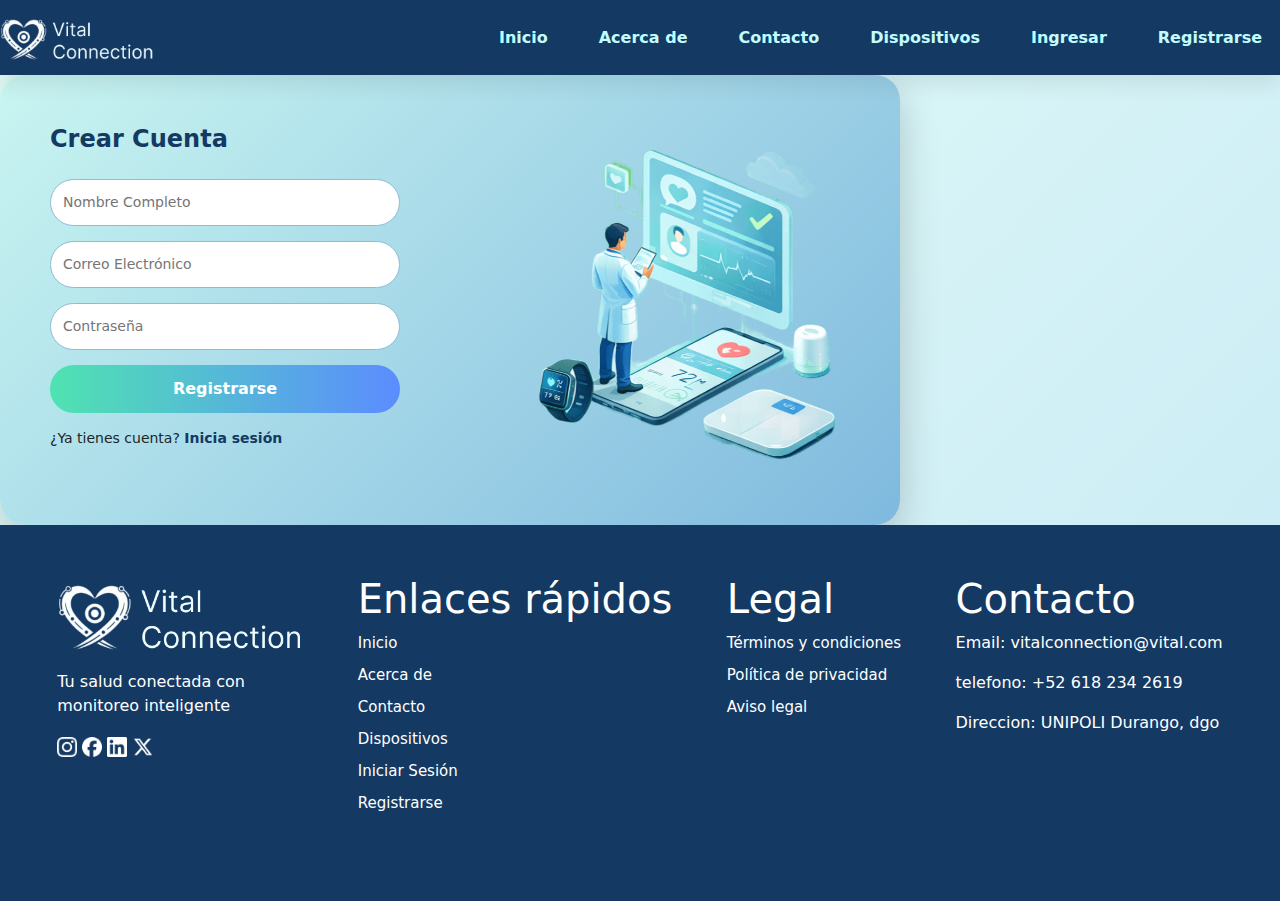
<file: register.html>
<!DOCTYPE html>
<html>
<head>
    <meta charset="UTF-8">
    <meta name="viewport" content="width=device-width, initial-scale=1.0"> 
    <title>Registro</title>
    <link rel="stylesheet" href="body.css">
    <link rel="stylesheet" href="navbar.css">
    <link rel="stylesheet" href="register.css">
    <link rel="stylesheet" href="css/bootstrap.min.css">
    <link href="https://fonts.googleapis.com/css2?family=Inter:wght@300;400;600;700&display=swap" rel="stylesheet">


</head> 
<body>
    <nav class="navbar">
        <a href="index.html"><img class="logo" src="imagenes/logo_nav.png" alt="Logo nav" height="50px"></a>     
        <input type="checkbox" id="menu-toggle">

        <label for="menu-toggle" class="hamburguesa">
            <span></span>
            <span></span>
            <span></span>
        </label>
        
        <div class="botones">
            <a href="index.html" class = "botones_nav">Inicio</a>
            <a href="acercadee.html" class = "botones_nav">Acerca de</a>
            <a href="contactos.html" class = "botones_nav">Contacto</a>
            <a href="dispositivos.html" class = "botones_nav">Dispositivos</a>
            <a href="login.html" class = "botones_nav">Ingresar</a>
            <a href="register.html" class = "boton_register">Registrarse</a>
        </div>
        

    </nav>
    <div class="register">
        <div class="register-card">

            <div class="register-form">
                <h2>Crear Cuenta</h2>

                <form action="register.php" method="POST">

                    <div class="input-group">
                        <input type="text" name="nombre" placeholder="Nombre Completo" required>
                    </div>

                    <div class="input-group">
                        <input type="email" name="email" placeholder="Correo Electrónico" required>
                    </div>

                    <div class="input-group">
                        <input type="password" name="password" placeholder="Contraseña" required>
                    </div>

                    <button class="btn-register" type="submit">Registrarse</button>

                </form>

                <p class="register-link">
                    ¿Ya tienes cuenta? <a href="login.html">Inicia sesión</a>
                </p>
            </div>

            <div class="register-image">
                <img src="imagenes/logins_imagen.png">
            </div>

        </div>
    </div>



    <footer>
        <div class="foot_col_izq" izquierda>
            <img id="foot_col_izq_img" src="imagenes/logo_nav.png" alt="Logo nav">
            <p>
                Tu salud conectada con <br>
                monitoreo inteligente
            </p>

            <div class="foot_col_izq_iconos">
                <a href="www.instagram.com"><img src="imagenes/ig-icon.png" alt="instagram" width="20px"></a>
                <a href="www.facebook.com"><img src="imagenes/fb-icon.png" alt="facebook" width="20px"></a>
                <a href="www.linkedin.com"><img src="imagenes/Linkedin.png" alt="LinkedIn" width="20px"></a>
                <a href="www.x.com"><img src="imagenes/x.png"alt="x" width="20px"></a>

            </div>
        </div>
        <div class="foot_col_centro_izq" centro>
            <h1 id="foot_col_centro_izq_h1">Enlaces rápidos</h1>
            <div>
                <ul>
                    <li><a href="index.html" class="foot_col_centro_izq_enlaces">Inicio</a></li>
                    <li><a href="acercadee.html" class="foot_col_centro_izq_enlaces">Acerca de</a></li>
                    <li><a href="contactos.html" class="foot_col_centro_izq_enlaces">Contacto</a></li>
                    <li><a href="dispositivos.html" class="foot_col_centro_izq_enlaces">Dispositivos</a></li>
                    <li><a href="login.html" class="foot_col_centro_izq_enlaces">Iniciar Sesión</a></li>
                    <li><a href="register.html" class="foot_col_centro_izq_enlaces">Registrarse</a></li>
                </ul>
            </div>

        </div>
        <div class="foot_col_centro_der">
            <h1 id="foot_col_centro_der_h1">Legal</h1>
            <ul>
                <li><a href="#" class="foot_col_centro_der_enlaces">Términos y condiciones</a></li>
                <li><a href="#" class="foot_col_centro_der_enlaces">Política de privacidad</a></li>
                <li><a href="#" class="foot_col_centro_der_enlaces">Aviso legal</a></li>
            </ul>
        </div>
        <div class="foot_col_der" derecha>
            <h1 id="foot_col_der_h1">Contacto</h1>
            <ul>
            <li><p class="foot_col_der_contacto">Email: vitalconnection@vital.com</p></li>
            <li><p class="foot_col_der_contacto">telefono: +52 618 234 2619</p></li>
            <li><p class="foot_col_der_contacto">Direccion: UNIPOLI Durango, dgo</p></li>
            </ul>
        </div>
        
    </footer>
</body>

</html>
</file>
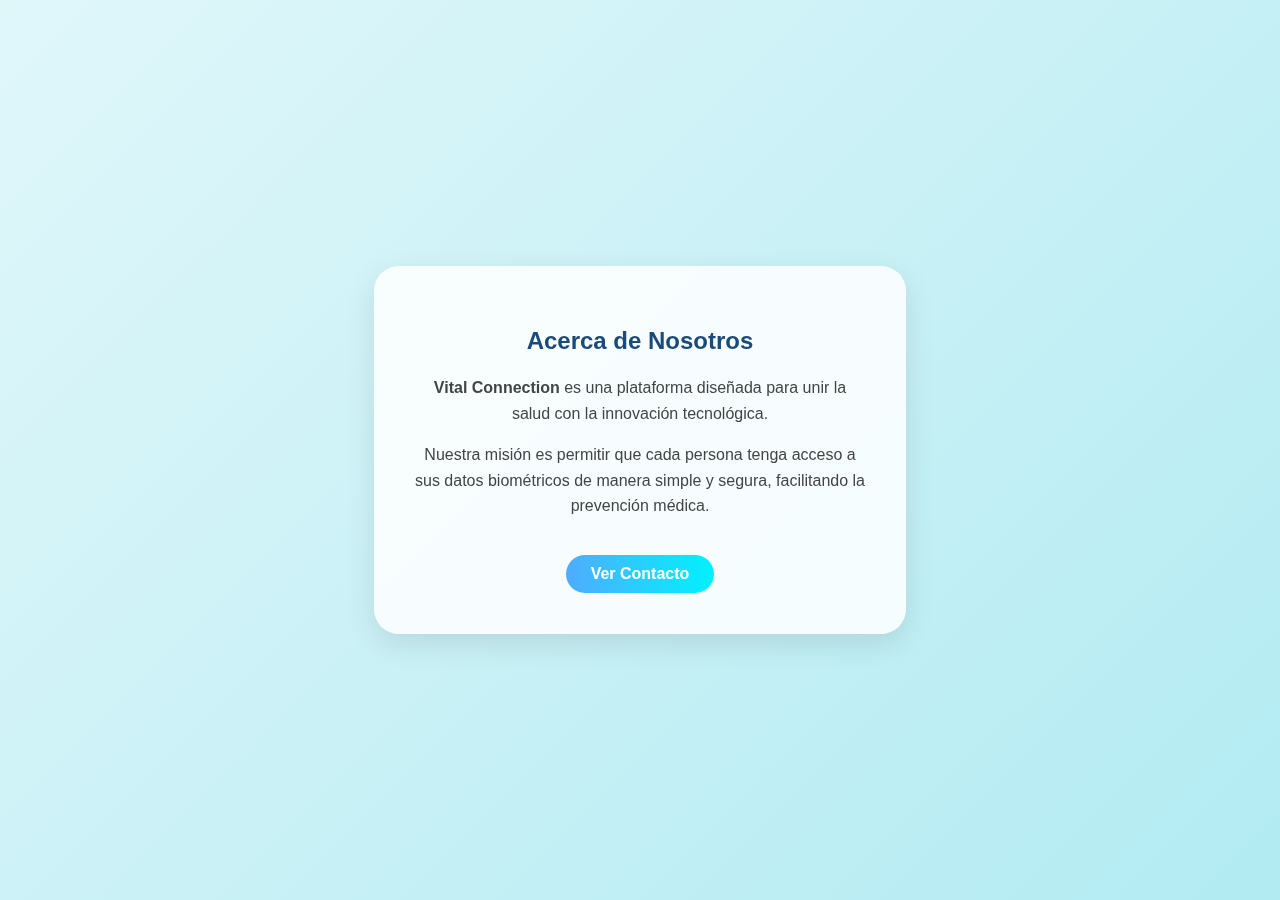
<file: acerca de/acercadee.html>
<!DOCTYPE html>
<html lang="es">
<head>
    <meta charset="UTF-8">
    <title>Acerca de - Vital Connection</title>
    <link rel="stylesheet" href="style.css">
</head>
<body>
    <div class="card">
        <div style="font-size: 40px;"></div>
        <h2>Acerca de Nosotros</h2>
        <p><strong>Vital Connection</strong> es una plataforma diseñada para unir la salud con la innovación tecnológica.</p>
        <p>Nuestra misión es permitir que cada persona tenga acceso a sus datos biométricos de manera simple y segura, facilitando la prevención médica.</p>
        <a href="contacto.html" class="btn">Ver Contacto</a>
    </div>
</body>
</html>
</file>
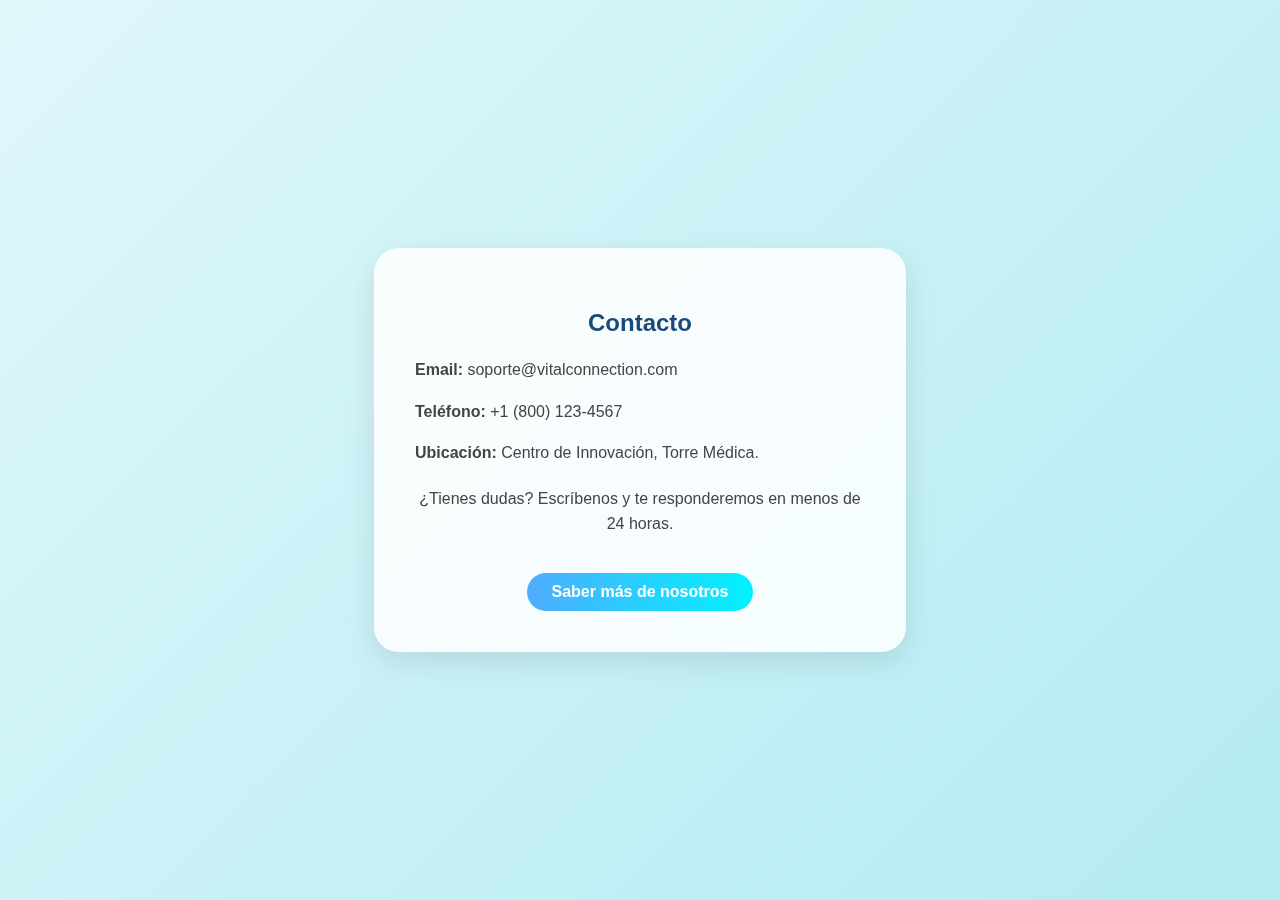
<file: contacto/contactos.html>
<!DOCTYPE html>
<html lang="es">
<head>
    <meta charset="UTF-8">
    <title>Contacto - Vital Connection</title>
    <link rel="stylesheet" href="style.css">
</head>
<body>
    <div class="card">
        <div style="font-size: 40px;"></div>
        <h2>Contacto</h2>
        <div style="text-align: left; margin: 20px 0;">
            <p><strong>Email:</strong> soporte@vitalconnection.com</p>
            <p><strong>Teléfono:</strong> +1 (800) 123-4567</p>
            <p><strong>Ubicación:</strong> Centro de Innovación, Torre Médica.</p>
        </div>
        <p>¿Tienes dudas? Escríbenos y te responderemos en menos de 24 horas.</p>
        <a href="acerca-de.html" class="btn">Saber más de nosotros</a>
    </div>
</body>
</html>
</file>
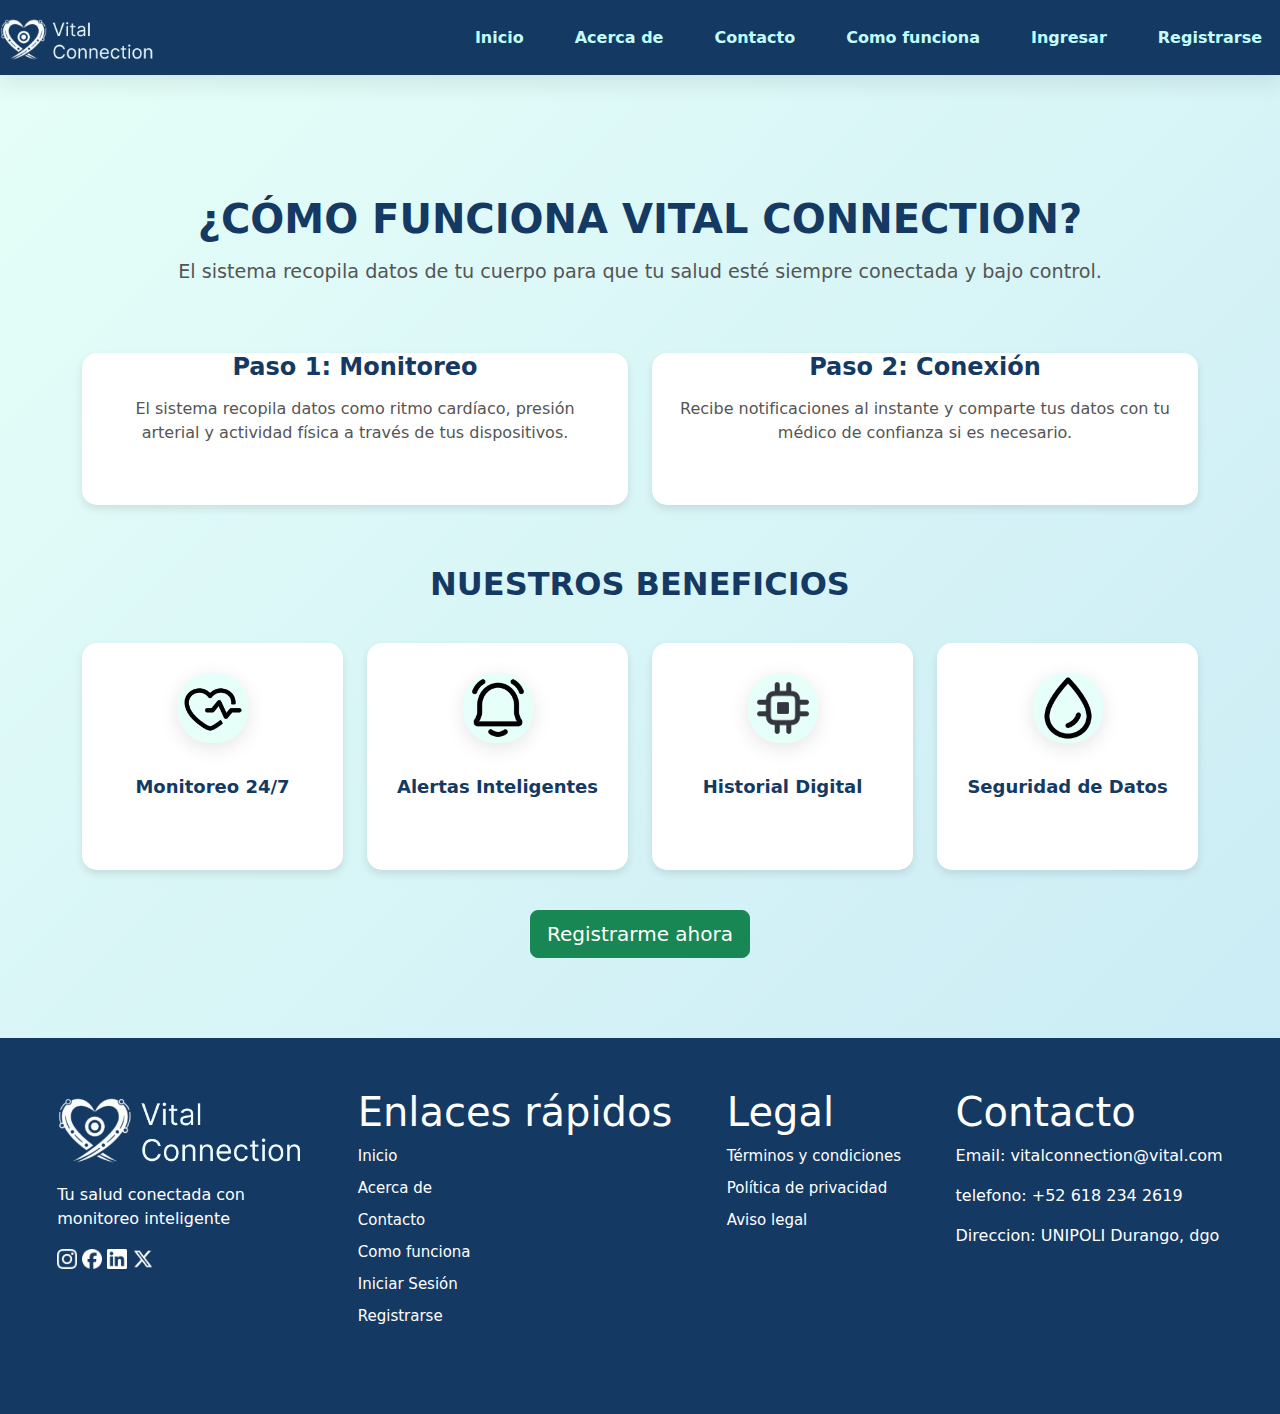
<file: mvc/public/Como.Funciona.html>
<!DOCTYPE html>
<!-- =========================================================================
    ARCHIVO: Como.Funciona.html (Landing Adicional Técnica)
    PROPÓSITO: Contiene tarjetas explicativas (Cards) separadas indicando beneficios y
    pasos de como usar la aplicación con Iconos visuales. 
========================================================================= -->
<html lang="es">

<head>
    <meta charset="UTF-8">
    <meta name="viewport" content="width=device-width, initial-scale=1.0">
    <title>Como funciona?</title>
    
    <link rel="stylesheet" href="../app/assets/styles/body.css">
    <link rel="stylesheet" href="../app/assets/styles/navbar.css">
    <!-- Adición requerida del "como_funciona.css" hecho a medida para moldear las tarjetas en gris -->
    <link rel="stylesheet" href="../app/assets/styles/como_funciona.css">
    <link rel="stylesheet" href="../app/assets/styles/css/bootstrap.min.css">
    <link href="https://fonts.googleapis.com/css2?family=Inter:wght@300;400;600;700&display=swap" rel="stylesheet">
</head>

<body>
    <nav class="navbar">
        <a href="index.html"><img class="logo" src="../app/assets/imagenes/logo_nav.png" alt="Logo nav"
                height="50px"></a>
        <input type="checkbox" id="menu-toggle">

        <label for="menu-toggle" class="hamburguesa">
            <span></span>
            <span></span>
            <span></span>
        </label>

        <div class="botones">
            <a href="index.html" class="botones_nav">Inicio</a>
            <a href="acercadee.html" class="botones_nav">Acerca de</a>
            <a href="contactos.html" class="botones_nav">Contacto</a>
            <a href="Como.Funciona.html" class="botones_nav">Como funciona</a>
            <a href="../app/views/login.html" class="botones_nav">Ingresar</a>
            <a href="../app/views/register.html" class="boton_register">Registrarse</a>
        </div>
    </nav>

    <!-- Zona de Título Superior centrado -->
    <section class="container top-section text-center">
        <div class="row">
            <div class="col-xs-12">
                <h1 class="top-title">¿CÓMO FUNCIONA VITAL CONNECTION?</h1>
                <p class="top-subtitle">El sistema recopila datos de tu cuerpo para que tu salud esté siempre conectada
                    y bajo control.</p>
            </div>
        </div>
    </section>

    <!-- Envoltura de Cartas principales (wrapper) -->
    <div class="container cartel-wrapper text-center">

        <!-- ============================================== -->
        <!-- TARJETAS DE PASOS MAYORES (USANDO BOOTSTRAP GLYPHICONS) -->
        <!-- ============================================== -->
        <div class="row steps-row">
            <div class="col-md-6 col-sm-6 col-xs-12">
                <div class="como-card">
                    <!-- Insignia vectorial (Barra de estaedisticas) traída de Bootstrap 3 -->
                    <span class="glyphicon glyphicon-stats"></span>
                    <h3>Paso 1: Monitoreo</h3>
                    <p>El sistema recopila datos como ritmo cardíaco, presión arterial y actividad física a través de
                        tus dispositivos.</p>
                </div>
            </div>

            <div class="col-md-6 col-sm-6 col-xs-12">
                <div class="como-card">
                    <!-- Insignia vectorial del Relámpago (Flash)  -->
                    <span class="glyphicon glyphicon-flash"></span>
                    <h3>Paso 2: Conexión</h3>
                    <p>Recibe notificaciones al instante y comparte tus datos con tu médico de confianza si es
                        necesario.</p>
                </div>
            </div>
        </div>

        <div class="row">
            <div class="col-xs-12">
                <h2 class="benefits-title">NUESTROS BENEFICIOS</h2>
            </div>
        </div>

        <!-- ============================================== -->
        <!-- MINI TARJETAS INFERIORES CON IMÁGENES EXTERNAS -->
        <!-- ============================================== -->
        <div class="row benefits-row">
            <!-- Columna tamaño 3 de pantalla, entran 4 en 12 cuadrantes para Laptops. -->
            <div class="col-md-3 col-sm-6 col-xs-12">
                <div class="como-card benefit-card">
                    <img src="../app/assets/imagenes/ritmo.png" alt="24/7">
                    <p>Monitoreo 24/7</p>
                </div>
            </div>
            <div class="col-md-3 col-sm-6 col-xs-12">
                <div class="como-card benefit-card">
                    <img src="../app/assets/imagenes/sos.png" alt="Alertas">
                    <p>Alertas Inteligentes</p>
                </div>
            </div>
            <div class="col-md-3 col-sm-6 col-xs-12">
                <div class="como-card benefit-card">
                    <img src="../app/assets/imagenes/ia.png" alt="Historial">
                    <p>Historial Digital</p>
                </div>
            </div>
            <div class="col-md-3 col-sm-6 col-xs-12">
                <div class="como-card benefit-card">
                    <img src="../app/assets/imagenes/oxigeno.png" alt="Seguridad">
                    <p>Seguridad de Datos</p>
                </div>
            </div>
        </div>

        <!-- Boton de acción final gigante "Call To Action" final, apuntando a Register. -->
        <div class="row action-row">
            <div class="col-xs-12">
                <a href="../app/views/register.html" class="btn btn-success btn-lg btn-registro">
                    Registrarme ahora
                </a>
            </div>
        </div>

    </div>

    <footer>
        <div class="foot_col_izq" izquierda>
            <img id="foot_col_izq_img" src="../app/assets/imagenes/logo_nav.png" alt="Logo nav">
            <p>
                Tu salud conectada con <br>
                monitoreo inteligente
            </p>

            <div class="foot_col_izq_iconos">
                <a href="www.instagram.com"><img src="../app/assets/imagenes/ig-icon.png" alt="instagram"
                        width="20px"></a>
                <a href="www.facebook.com"><img src="../app/assets/imagenes/fb-icon.png" alt="facebook"
                        width="20px"></a>
                <a href="www.linkedin.com"><img src="../app/assets/imagenes/Linkedin.png" alt="LinkedIn"
                        width="20px"></a>
                <a href="www.x.com"><img src="../app/assets/imagenes/x.png" alt="x" width="20px"></a>
            </div>
        </div>
        <div class="foot_col_centro_izq" centro>
            <h1 id="foot_col_centro_izq_h1">Enlaces rápidos</h1>
            <div>
                <ul>
                    <li><a href="index.html" class="foot_col_centro_izq_enlaces">Inicio</a></li>
                    <li><a href="acercadee.html" class="foot_col_centro_izq_enlaces">Acerca de</a></li>
                    <li><a href="contactos.html" class="foot_col_centro_izq_enlaces">Contacto</a></li>
                    <li><a href="Como.Funciona.html" class="foot_col_centro_izq_enlaces">Como funciona</a></li>
                    <li><a href="../app/views/login.html" class="foot_col_centro_izq_enlaces">Iniciar Sesión</a></li>
                    <li><a href="../app/views/register.html" class="foot_col_centro_izq_enlaces">Registrarse</a></li>
                </ul>
            </div>
        </div>
        <div class="foot_col_centro_der">
            <h1 id="foot_col_centro_der_h1">Legal</h1>
            <ul>
                <li><a href="#" class="foot_col_centro_der_enlaces">Términos y condiciones</a></li>
                <li><a href="#" class="foot_col_centro_der_enlaces">Política de privacidad</a></li>
                <li><a href="#" class="foot_col_centro_der_enlaces">Aviso legal</a></li>
            </ul>
        </div>
        <div class="foot_col_der" derecha>
            <h1 id="foot_col_der_h1">Contacto</h1>
            <ul>
                <li>
                    <p class="foot_col_der_contacto">Email: vitalconnection@vital.com</p>
                </li>
                <li>
                    <p class="foot_col_der_contacto">telefono: +52 618 234 2619</p>
                </li>
                <li>
                    <p class="foot_col_der_contacto">Direccion: UNIPOLI Durango, dgo</p>
                </li>
            </ul>
        </div>
    </footer>

    <!-- Bootstrap 3 Framework Scripts finales para compatibilidad del Menú responsivo móvil -->
    <script src="https://ajax.googleapis.com/ajax/libs/jquery/1.12.4/jquery.min.js"></script>
    <script src="../app/assets/styles/js/bootstrap.min.js"></script>
</body>

</html>
</file>
<file: index.css>
.top{
    padding: 35px 0 0 0; 
    width: 100%;
    height: 0;
    display: flex;
    
}

.top-texto{
    padding-top: 5%;
    padding-left: 10%;
    display: flex;
    flex-direction: column;
    justify-content: left;
    width: 100%;
}

.boton_registro{
    width: fit-content;
    margin-top: 10px;
    margin-left: 340px;
    text-decoration: none; /* Quitar subrayado */
    display: flex; /* Para que tome el padding */
    color: black; 
    border: 2px ; 
    padding: 10px 20px; /* Espacio interno para que se vea la forma */
    border-radius: 50px; /* Hace los bordes curvos */
    transition: all 0.3s ease; /* Transición suave al cambiar */
    cursor: pointer;
    background-image: linear-gradient(180deg, #bffae1, #83DDB7);
    font-weight: bold;
    transition: opacity 0.3s;
}

.boton_registro:hover {
    color: white;
    background-color: #3498db;
    border-color: #2980b9;
}

.top-imagen{
    padding-top: 5%;
    padding-right: 10%;
    justify-content: right;
    display: flex;
    width: 100%;
    
}


.cartel{
    padding: 0; /* Espacio arriba para el navbar */
    width: 100%;
    display: flex;
    justify-content: center;
    align-items: flex-end;
    min-height: calc(100vh - 40px);
}

.cartel-text{
    display: flex;
    justify-content: space-between;
    padding: 0 10px;
}

.cartel-card {
    width: 100%;
    height: flex;
    background-image: linear-gradient(180deg, #c9f5f1, #7fb9de);
    box-shadow: 0 0px 60px rgba(0, 0, 0, 0.2);
    display: flex;
}

.cartel-text img{
    border-radius: 45%;
    box-shadow: 0 5px 20px rgba(0, 0, 0, 0.1);
    background-color: antiquewhite;
    width: 60px;
    height: 60px;
    margin-left: 80px;
    margin-top: 50px;

}
</file>
<file: navbar.css>
/* =========================
   NAVBAR BASE
   ========================= */

.navbar { 
    background-color: #143963;
    display: flex;
    position: fixed;
    width: 100%;
    height: 75px;
    align-items: center;
    justify-content: space-between;
    padding: 0 30px;
    top: 0;
    box-shadow: 0 10px 20px rgba(0,0,0,.08);
    z-index: 1000;
}

.logo {
    height: 50px;
}

/* =========================
   MENÚ DESKTOP
   ========================= */

.botones {
    display: flex;
    gap: 15px;
    align-items: center;
}

.botones_nav,
.boton_register {
    text-decoration: none;
    color: rgb(193, 253, 255);
    font-weight: bold;
    padding: 8px 18px;
    transition: all 0.3s ease;
}

.botones_nav:hover,
.boton_register:hover {
    color: rgb(240, 249, 249);
    text-decoration: underline;
}

/* =========================
   HAMBURGUESA
   ========================= */

#menu-toggle {
    display: none;
}

.hamburguesa {
    display: none;
    flex-direction: column;
    cursor: pointer;
    gap: 5px;
}

.hamburguesa span {
    width: 25px;
    height: 3px;
    background: white;
    border-radius: 5px;
    transition: 0.3s;
}

/* =========================
   RESPONSIVE
   ========================= */

@media (max-width: 992px) {

    .hamburguesa {
        display: flex;
        margin-right: 20px;
    }

    .botones {
        position: absolute;
        top: 75px;
        left: 0;
        width: 100%;
        background-color: #143963;

        flex-direction: column;
        align-items: center;
        gap: 25px;

        max-height: 0;
        overflow: hidden;
        transition: max-height 0.4s ease;
        padding: 0;
    }

    #menu-toggle:checked ~ .botones {
        max-height: 500px;
        padding: 20px 0;
    }

    .botones_nav,
    .boton_register {
        width: 100%;
        text-align: center;
    }

    /* Animación X */

    #menu-toggle:checked + .hamburguesa span:nth-child(1) {
        transform: rotate(45deg) translate(5px, 5px);
    }

    #menu-toggle:checked + .hamburguesa span:nth-child(2) {
        opacity: 0;
    }

    #menu-toggle:checked + .hamburguesa span:nth-child(3) {
        transform: rotate(-45deg) translate(5px, -5px);
    }
}
</file>
<file: mvc/app/assets/styles/index.css>
/* ==================================================
   TÍTULOS PRINCIPALES
   ================================================== */
.fw-bold {
    padding-top: 5%; /* Espacio superior para separar del navbar */
    padding-left: 10%; /* Espacio izquierdo para mejor alineación visual */
    display: flex; /* Activa flexbox */
    flex-direction: column; /* Organiza el contenido en columna */
    justify-content: left; /* Alinea el contenido hacia la izquierda */
    width: 100%; /* Ocupa todo el ancho disponible */
}
/* ==================================================
   SECCIÓN TOP (DISEÑO BASE - CELULAR)
   ================================================== */
.top {
    min-height: 70vh; /* Ocupa al menos el 70% de la altura de la pantalla */
    display: flex; /* Activa flexbox */
    align-items: center; /* Centra verticalmente el contenido */
    text-align: center; /* Centra el texto en pantallas pequeñas */
}
.top h1 {
    font-size: 1.8rem; /* Tamaño moderado para celular */
    color: #143963; /* Color principal del proyecto */
}
.top p {
    font-size: 1rem; /* Tamaño de texto base */
    color: #555; /* Color gris suave para menor peso visual */
}
.top-img {
    max-width: 100%; /* Evita que la imagen se desborde */
    margin-top: 30px; /* Separación respecto al texto cuando está debajo */
}
/* ==================================================
   SECCIÓN TOP - AJUSTE PARA LAPTOP
   ================================================== */
@media (min-width: 992px) { /* A partir de 992px (laptop) */
    .top {
        text-align: left; /* En pantallas grandes el texto se alinea a la izquierda */
    }
    .top h1 {
        font-size: 2.8rem; /* Se aumenta el tamaño del título */
    }
    .top p {
        font-size: 1.2rem; /* Se incrementa ligeramente el tamaño del párrafo */
    }
    .top-img {
        margin-top: 0; /* Se elimina margen porque ya no está apilada */
    }
}
/* ==================================================
   SECCIÓN CARTEL (TARJETAS INFORMATIVAS)
   ================================================== */
.cartel {
    width: 100%; /* Ocupa todo el ancho */
    display: flex; /* Organiza su contenido con flexbox */
    align-items: flex-end; /* Alinea el contenido hacia la parte inferior */
    min-height: 70vh; /* Altura mínima considerable */
}
.cartel-text {
    display: flex; /* Distribuye las tarjetas en fila */
    justify-content: space-between; /* Espacio uniforme entre tarjetas */
}
.cartel-ritmo, .cartel-oxigeno, .cartel-ia, .cartel-sos {
    margin-left: 100px; /* Separación lateral izquierda */
    margin-right: 100px; /* Separación lateral derecha */
}
/* ==================================================
   CONTENEDOR PRINCIPAL DEL BLOQUE CARTEL
   ================================================== */
.cartel-card {
    width: 100%; /* Ancho completo */
    background-image: linear-gradient(180deg, #c9f5f1, #7fb9de); /* Fondo degradado */
    box-shadow: 0 0px 60px rgba(0, 0, 0, 0.2); /* Sombra para profundidad */
    display: flex; /* Flexbox para centrar contenido */
    justify-content: center; /* Centrado horizontal */
}
/* ==================================================
   IMÁGENES DE LAS TARJETAS
   ================================================== */
.cartel-text img {
    border-radius: 45%; /* Bordes redondeados */
    box-shadow: 0 5px 20px rgba(0, 0, 0, 0.1); /* Sombra ligera */
    background-color: antiquewhite; /* Fondo base */
    width: 60px; /* Tamaño fijo */
    height: 60px; /* Tamaño fijo */
    margin-left: 70px; /* Separación lateral */
    margin-top: 50px; /* Separación superior */
}
/* ==================================================
   TEXTO DE LAS TARJETAS
   ================================================== */
.cartel-ritmo p, .cartel-oxigeno p, .cartel-ia p, .cartel-sos p {
    font-size: 18px; /* Tamaño de texto */
    text-align: center; /* Centrado */
    padding: 20px; /* Espacio interno */
    margin-left: 20px;
    margin-right: 20px;
    margin-top: 10px;
    margin-bottom: 50px;
}
/* ==================================================
   ESTILO VISUAL DE CADA TARJETA
   ================================================== */
.cartel-ritmo, .cartel-oxigeno, .cartel-ia, .cartel-sos {
    width: 22%; /* Ancho relativo */
    background-color: white; /* Fondo blanco */
    border-radius: 15px; /* Bordes redondeados */
    box-shadow: 0 4px 8px rgba(0, 0, 0, 0.1); /* Sombra ligera */
    transition: transform 0.3s ease, box-shadow 0.3s ease; /* Animación suave */
    margin-top: 40px;
    margin-bottom: 50px;
}
/* ==================================================
   EFECTO HOVER EN TARJETAS
   ================================================== */
.cartel-ritmo:hover, .cartel-oxigeno:hover, .cartel-ia:hover, .cartel-sos:hover {
    transform: translateY(-10px); /* Eleva ligeramente la tarjeta */
    box-shadow: 0 8px 16px rgba(0, 0, 0, 0.2); /* Aumenta la sombra */
}
</file>
<file: mvc/app/assets/styles/navbar.css>
/* =========================
   NAVBAR BASE
   ========================= */

.navbar { 
    background-color: #143963;
    display: flex;
    position: fixed;
    width: 100%;
    height: 75px;
    align-items: center;
    justify-content: space-between;
    padding: 0 30px;
    top: 0;
    box-shadow: 0 10px 20px rgba(0,0,0,.08);
    z-index: 1000;
}

.logo {
    height: 50px;
}

/* =========================
   MENÚ DESKTOP
   ========================= */

.botones {
    display: flex;
    gap: 15px;
    align-items: center;
}

.botones_nav,
.boton_register {
    text-decoration: none;
    color: rgb(193, 253, 255);
    font-weight: bold;
    padding: 8px 18px;
    transition: all 0.3s ease;
}

.botones_nav:hover,
.boton_register:hover {
    color: rgb(240, 249, 249);
    text-decoration: underline;
}

/* =========================
   HAMBURGUESA
   ========================= */

#menu-toggle {
    display: none;
}

.hamburguesa {
    display: none;
    flex-direction: column;
    cursor: pointer;
    gap: 5px;
}

.hamburguesa span {
    width: 25px;
    height: 3px;
    background: white;
    border-radius: 5px;
    transition: 0.3s;
}

/* =========================
   RESPONSIVE
   ========================= */

@media (max-width: 992px) {

    .hamburguesa {
        display: flex;
        margin-right: 20px;
    }

    .botones {
        position: absolute;
        top: 75px;
        left: 0;
        width: 100%;
        background-color: #143963;

        flex-direction: column;
        align-items: center;
        gap: 25px;

        max-height: 0;
        overflow: hidden;
        transition: max-height 0.4s ease;
        padding: 0;
    }

    #menu-toggle:checked ~ .botones {
        max-height: 500px;
        padding: 20px 0;
    }

    .botones_nav,
    .boton_register {
        width: 100%;
        text-align: center;
    }

    /* Animación X */

    #menu-toggle:checked + .hamburguesa span:nth-child(1) {
        transform: rotate(45deg) translate(5px, 5px);
    }

    #menu-toggle:checked + .hamburguesa span:nth-child(2) {
        opacity: 0;
    }

    #menu-toggle:checked + .hamburguesa span:nth-child(3) {
        transform: rotate(-45deg) translate(5px, -5px);
    }
}
</file>
<file: acercade.css>
/* Tarjeta principal */
.card {
    background: var(--blanco-cristal);
    backdrop-filter: blur(10px);
    border-radius: 25px;
    padding: 40px;
    box-shadow: 0 10px 30px rgba(0,0,0,0.1);
    max-width: 450px;
    width: 90%;
    text-align: center;
    border: 1px solid rgba(255, 255, 255, 0.3);
}

h2 {
    color: var(--azul-oscuro);
    margin-bottom: 20px;
}

p {
    color: #444;
    line-height: 1.6;
}

/* Botón de acción */
.btn {
    display: inline-block;
    margin-top: 20px;
    padding: 10px 25px;
    background: linear-gradient(to right, #4facfe, #00f2fe);
    color: white;
    text-decoration: none;
    border-radius: 25px;
    font-weight: bold;
    transition: 0.3s;
}

.btn:hover {
    transform: scale(1.05);
    box-shadow: 0 5px 15px rgba(79, 172, 254, 0.4);
}
</file>
<file: contactos.css>
/* Tarjeta principal */
.card {
    background: var(--blanco-cristal);
    backdrop-filter: blur(10px);
    border-radius: 25px;
    padding: 40px;
    box-shadow: 0 10px 30px rgba(0,0,0,0.1);
    max-width: 450px;
    width: 90%;
    text-align: center;
    border: 1px solid rgba(255, 255, 255, 0.3);
}

h2 {
    color: var(--azul-oscuro);
    margin-bottom: 20px;
}

p {
    color: #444;
    line-height: 1.6;
}

/* Botón de acción */
.btn {
    display: inline-block;
    margin-top: 20px;
    padding: 10px 25px;
    background: linear-gradient(to right, #4facfe, #00f2fe);
    color: white;
    text-decoration: none;
    border-radius: 25px;
    font-weight: bold;
    transition: 0.3s;
}

.btn:hover {
    transform: scale(1.05);
    box-shadow: 0 5px 15px rgba(79, 172, 254, 0.4);
}
</file>
<file: login.css>
/* =====================================================
   NOTA IMPORTANTE (NO VISTO EN CLASE)
   -----------------------------------------------------
   Se usan dos propiedades que no se vieron en clase:

   1) linear-gradient
      Permite crear fondos con transiciones suaves
      entre colores sin usar imágenes.

   2) box-shadow
      Permite agregar sombras para dar profundidad
      visual a los elementos.

   Estas propiedades NO son necesarias para que
   el formulario funcione, solo mejoran el diseño.
   ===================================================== */


/* =========================
   FONDO GENERAL LOGIN
   ========================= */
.login {
    display: flex;
    justify-content: center;
    align-items: center;
}
/* =========================
   TARJETA LOGIN
   ========================= */
.login-card {
    width: 850px;
    height: 450px;

    border-radius: 25px;

    box-shadow: 0 15px 60px rgba(0, 0, 0, 0.2);

    display: flex;
}
/* =========================
   COLUMNA FORMULARIO
   ========================= */
.login-form {
    width: 38%;
    padding: 50px;
}
/* =========================
   TÍTULO
   ========================= */
.login-form h2 {
    color: #143963;
    font-size: 24px;
    font-weight: bold;

    margin-bottom: 25px;
}
/* =========================
   INPUTS
   ========================= */
.input-group {
    margin-bottom: 15px;
}

.input-group input {
    width: 100%;
    padding: 12px;

    font-size: 14px;

    border: 1px solid #8fbcd4;
    border-radius: 25px;

    background-color: white;
}
/* =========================
   CHECKBOX
   ========================= */
.checkbox {
    font-size: 14px;
    margin-top: 15px;
    margin-bottom: 15px;
    color: rgb(69, 69, 69);
}
/* =========================
   BOTÓN LOGIN
   ========================= */
.btn-login {
    width: 100%;
    padding: 12px;
    margin-top: 10px;
    margin-bottom: 10px;

    background-image: linear-gradient(90deg, #4fe3b1, #5b8cff);

    color: white;
    font-weight: bold;

    border: none;
    border-radius: 25px;

    cursor: pointer;

    transition: opacity 0.3s;
}

.btn-login:hover {
    opacity: 0.85;
}
/* =========================
   TEXTO INFERIOR
   ========================= */
.login-link {
    font-size: 14px;
    margin-top: 15px;
}

.login-link a {
    color: #143963;
    font-weight: bold;
    text-decoration: none;
}
.login-link a:hover {
    text-decoration: underline;
}
/* =========================
   LINK OLVIDÉ CONTRASEÑA
   ========================= */
.forgot-password {
    font-size: 13px;
    display: flex;
    color: #143963;
    text-decoration: none;
}

.forgot-password:hover {
    text-decoration: underline;
}
/* =========================
   COLUMNA IMAGEN
   ========================= */
.login-image {
    width: 50%;

    display: flex;
    justify-content: center;
    align-items: center;
}

.login-image img {
    width: 80%;
}

/* =========================
   EVITAR FRANJA AZUL
   ========================= */
.login {
    min-height: calc(100vh - 40px);
}
</file>
<file: register.css>
/* =====================================================
   NOTA IMPORTANTE (NO VISTO EN CLASE)
   -----------------------------------------------------
   En este archivo se usan DOS propiedades nuevas:

   1) linear-gradient
      Sirve para crear un fondo con transición suave
      entre varios colores sin usar imágenes.

   2) box-shadow
      Sirve para crear una sombra alrededor de un
      elemento y dar sensación de profundidad.

   Estas propiedades NO son necesarias para que el
   formulario funcione, solo mejoran el diseño visual.
   ===================================================== */


/* =========================
   FONDO GENERAL DEL REGISTER
   ========================= */
.register-wrapper {
    width: 100%;
    height: 100%;

    /* Fondo con degradado (NO VISTO EN CLASE)
       linear-gradient(dirección, color1, color2) */
    background-image: linear-gradient(135deg, #e6fff8, #c7e9f5);

    display: flex;
    justify-content: center;
    align-items: center;

    padding: 40px;
}


/* =========================
   TARJETA DE REGISTRO
   ========================= */
.register-card {
    width: 900px;
    height: 450px;

    /* Degradado en la tarjeta (NO VISTO EN CLASE) */
    background-image: linear-gradient(135deg, #c9f5f1, #7fb9de);

    border-radius: 25px;

    /* Sombra (NO VISTO EN CLASE)
       box-shadow: ejeX ejeY desenfoque color */
    box-shadow: 0 15px 40px rgba(0, 0, 0, 0.2);

    display: flex;
}


/* =========================
   COLUMNA DEL FORMULARIO
   ========================= */
.register-form {
    width: 50%;
    padding: 50px;
}


/* =========================
   TÍTULO DEL REGISTER
   ========================= */
.register-form h2 {
    color: #143963;
    font-size: 24px;
    font-weight: bold;

    margin-bottom: 25px;
}


/* =========================
   CAMPOS DE TEXTO
   ========================= */
.input-group {
    margin-bottom: 15px;
}

.input-group input {
    width: 100%;
    padding: 12px;

    font-size: 14px;

    border: 1px solid #8fbcd4;
    border-radius: 25px;

    background-color: white;
}


/* =========================
   CHECKBOX (TÉRMINOS)
   ========================= */
.checkbox {
    font-size: 14px;
    margin-top: 15px;
    margin-bottom: 15px;
}


/* =========================
   BOTÓN REGISTRARSE
   ========================= */
.btn-register {
    width: 100%;
    padding: 12px;

    /* Degradado del botón (NO VISTO EN CLASE) */
    background-image: linear-gradient(90deg, #4fe3b1, #5b8cff);

    color: white;
    font-weight: bold;

    border: none;
    border-radius: 25px;

    cursor: pointer;

    transition: opacity 0.3s;
}

.btn-register:hover {
    opacity: 0.85;
}


/* =========================
   TEXTO INFERIOR
   ========================= */
.register-link {
    font-size: 14px;
    margin-top: 15px;
}

.register-link a {
    color: #143963;
    font-weight: bold;
    text-decoration: none;
}


/* =========================
   COLUMNA DERECHA (IMAGEN)
   ========================= */
.register-image {
    width: 50%;

    display: flex;
    justify-content: center;
    align-items: center;
}

.register-image img {
    width: 80%;
}
</file>
<file: acerca de/style.css>
/* Variables de diseño */
:root {
    --azul-oscuro: #1a4a7a;
    --azul-brillante: #4facfe;
    --degradado-fondo: linear-gradient(135deg, #e0f7fa 0%, #b2ebf2 100%);
    --blanco-cristal: rgba(255, 255, 255, 0.85);
}

body {
    margin: 0;
    font-family: 'Segoe UI', sans-serif;
    background: var(--degradado-fondo);
    display: flex;
    justify-content: center;
    align-items: center;
    min-height: 100vh;
}

/* Tarjeta principal */
.card {
    background: var(--blanco-cristal);
    backdrop-filter: blur(10px);
    border-radius: 25px;
    padding: 40px;
    box-shadow: 0 10px 30px rgba(0,0,0,0.1);
    max-width: 450px;
    width: 90%;
    text-align: center;
    border: 1px solid rgba(255, 255, 255, 0.3);
}

h2 {
    color: var(--azul-oscuro);
    margin-bottom: 20px;
}

p {
    color: #444;
    line-height: 1.6;
}

/* Botón de acción */
.btn {
    display: inline-block;
    margin-top: 20px;
    padding: 10px 25px;
    background: linear-gradient(to right, #4facfe, #00f2fe);
    color: white;
    text-decoration: none;
    border-radius: 25px;
    font-weight: bold;
    transition: 0.3s;
}

.btn:hover {
    transform: scale(1.05);
    box-shadow: 0 5px 15px rgba(79, 172, 254, 0.4);
}
</file>
<file: contacto/style.css>
/* Variables de diseño */
:root {
    --azul-oscuro: #1a4a7a;
    --azul-brillante: #4facfe;
    --degradado-fondo: linear-gradient(135deg, #e0f7fa 0%, #b2ebf2 100%);
    --blanco-cristal: rgba(255, 255, 255, 0.85);
}

body {
    margin: 0;
    font-family: 'Segoe UI', sans-serif;
    background: var(--degradado-fondo);
    display: flex;
    justify-content: center;
    align-items: center;
    min-height: 100vh;
}

/* Tarjeta principal */
.card {
    background: var(--blanco-cristal);
    backdrop-filter: blur(10px);
    border-radius: 25px;
    padding: 40px;
    box-shadow: 0 10px 30px rgba(0,0,0,0.1);
    max-width: 450px;
    width: 90%;
    text-align: center;
    border: 1px solid rgba(255, 255, 255, 0.3);
}

h2 {
    color: var(--azul-oscuro);
    margin-bottom: 20px;
}

p {
    color: #444;
    line-height: 1.6;
}

/* Botón de acción */
.btn {
    display: inline-block;
    margin-top: 20px;
    padding: 10px 25px;
    background: linear-gradient(to right, #4facfe, #00f2fe);
    color: white;
    text-decoration: none;
    border-radius: 25px;
    font-weight: bold;
    transition: 0.3s;
}

.btn:hover {
    transform: scale(1.05);
    box-shadow: 0 5px 15px rgba(79, 172, 254, 0.4);
}
</file>
<file: mvc/app/assets/styles/como_funciona.css>
/* ==================================================
   ESTILOS PARA COMO FUNCIONA 
   ================================================== */

/* --- SECCIÓN TOP --- */
.top-section {
    margin-top: 120px;
    /* Separación del navbar fijo */
    margin-bottom: 50px;
}

.top-title {
    color: #143963;
    /* Azul institucional */
    font-weight: 700;
    margin: 0;
    font-size: 2.5rem;
}

.top-subtitle {
    font-size: 1.2rem;
    color: #555;
    margin-top: 15px;
}

/* --- CONTENEDOR PRINCIPAL --- */
.cartel-wrapper {
    padding-bottom: 80px;
}

.steps-row {
    margin-bottom: 60px;
}

/* --- TARJETAS GENERALES --- */
/* Esta clase tiene su propio estilo basado visualmente en el index, 
   pero sin depender del archivo index.css */
.como-card {
    background-color: white;
    border-radius: 15px;
    box-shadow: 0 4px 8px rgba(0, 0, 0, 0.1);
    /* Sombra base */
    transition: transform 0.3s ease, box-shadow 0.3s ease;
    /* Transición suave */
    display: flex;
    flex-direction: column;
    align-items: center;
    text-align: center;
    padding-bottom: 30px;
    height: 100%;
    /* Para que las tarjetas en la misma fila midan lo mismo */
    margin-bottom: 30px;
    /* Separación en dispositivos móviles */
}

/* Efecto hover interactivo */
.como-card:hover {
    transform: translateY(-10px);
    box-shadow: 0 8px 16px rgba(0, 0, 0, 0.2);
}

/* Íconos circulares dentro de las tarjetas */
.como-card img {
    border-radius: 45%;
    box-shadow: 0 5px 20px rgba(0, 0, 0, 0.1);
    background-color: #fcf4e8;
    /* Fondo sutil base (antiquewhite suave) */
    width: 80px;
    height: 80px;
    margin-top: 30px;
    margin-bottom: 20px;
    object-fit: cover;
}

.como-card h3 {
    color: #143963;
    font-size: 1.5rem;
    font-weight: bold;
    margin-bottom: 15px;
}

.como-card p {
    font-size: 16px;
    color: #555;
    padding: 0 25px;
    margin: 0;
}

/* --- SECCIÓN DE BENEFICIOS --- */
.benefits-title {
    color: #143963;
    font-weight: 700;
    margin-bottom: 40px;
}

.benefits-row {
    margin-bottom: 40px;
}

/* Tarjetas pequeñas de beneficios */
.benefit-card img {
    background-color: #e6fff8;
    /* Fondo verdoso/celeste sutil */
    width: 70px;
    height: 70px;
}

.benefit-card p {
    font-size: 18px;
    color: #143963;
    font-weight: 600;
    margin-top: 10px;
    padding-bottom: 10px;
}

/* --- BOTÓN DE REGISTRO --- */
.action-row {
    margin-top: 20px;
}

.btn-registro {
    padding: 15px 40px;
    font-weight: bold;
    border-radius: 30px;
    font-size: 1.2rem;
    background-color: #5cb85c;
    border-color: #4cae4c;
    transition: all 0.3s ease;
    color: white;
}

.btn-registro:hover {
    background-color: #449d44;
    border-color: #398439;
    box-shadow: 0 4px 10px rgba(92, 184, 92, 0.4);
    color: white;
}
</file>
<file: body.css>
/* ==================================================
   RESET GENERAL
   ================================================== */

/* 
   Se eliminan márgenes y paddings por defecto del navegador
   y se activa box-sizing border-box para que padding y border
   no alteren el tamaño real de los elementos.
*/
* {
    box-sizing: border-box;
    margin: 0;
    padding: 0;
}
/* ==================================================
   ESTILOS GENERALES DEL BODY
   ================================================== */

body {
    font-family: 'Inter', sans-serif; /* Tipografía principal */
    background-image: linear-gradient(135deg, #e6fff8, #c7e9f5); /* Fondo degradado */
    min-height: 100vh; /* Altura mínima igual a la pantalla */
    display: flex; /* Flexbox para organizar layout vertical */
    flex-direction: column; /* Navbar arriba, contenido centro, footer abajo */
}
/* =========================
   FOOTER
   ========================= */

footer {
    background-color: #143963;
    color: white;
    display: flex;
    justify-content: space-around;
    flex-wrap: wrap;
    padding: 50px 30px;
    margin-top: auto;
}

footer ul {
    list-style: none;
    padding: 0;
}

footer li {
    margin-bottom: 8px;
}

footer a {
    text-decoration: none;
    color: white;
    font-size: 15px;
}

footer a:hover {
    text-decoration: underline;
}

/* Columnas */
.foot_col_izq,
.foot_col_centro_izq,
.foot_col_centro_der,
.foot_col_der {
    display: flex;
    flex-direction: column;
    margin-bottom: 20px;
}

#foot_col_izq_img {
    height: 80px;
    width: auto;
    max-width: 100%;
    object-fit: contain;
    margin-bottom: 15px;
}


/* Responsive */
@media (max-width: 768px) {

    footer {
        flex-direction: column;
        align-items: center;
        text-align: center;
    }
    footer * {
        font-size: 0.8em;
    }


    .foot_col_izq,
    .foot_col_centro_izq,
    .foot_col_centro_der,
    .foot_col_der {
        align-items: center;
    }
}

@media (max-width: 768px) {
    #foot_col_izq_img {
        height: 60px;
    }
}
</file>
<file: mvc/app/assets/styles/body.css>
/* ==================================================
   RESET GENERAL
   ================================================== */

/* 
   Se eliminan márgenes y paddings por defecto del navegador
   y se activa box-sizing border-box para que padding y border
   no alteren el tamaño real de los elementos.
*/
* {
    box-sizing: border-box;
    margin: 0;
    padding: 0;
}
/* ==================================================
   ESTILOS GENERALES DEL BODY
   ================================================== */

body {
    font-family: 'Inter', sans-serif; /* Tipografía principal */
    background-image: linear-gradient(135deg, #e6fff8, #c7e9f5); /* Fondo degradado */
    min-height: 100vh; /* Altura mínima igual a la pantalla */
    display: flex; /* Flexbox para organizar layout vertical */
    flex-direction: column; /* Navbar arriba, contenido centro, footer abajo */
}
/* =========================
   FOOTER
   ========================= */

footer {
    background-color: #143963;
    color: white;
    display: flex;
    justify-content: space-around;
    flex-wrap: wrap;
    padding: 50px 30px;
    margin-top: auto;
}

footer ul {
    list-style: none;
    padding: 0;
}

footer li {
    margin-bottom: 8px;
}

footer a {
    text-decoration: none;
    color: white;
    font-size: 15px;
}

footer a:hover {
    text-decoration: underline;
}

/* Columnas */
.foot_col_izq,
.foot_col_centro_izq,
.foot_col_centro_der,
.foot_col_der {
    display: flex;
    flex-direction: column;
    margin-bottom: 20px;
}

#foot_col_izq_img {
    height: 80px;
    width: auto;
    max-width: 100%;
    object-fit: contain;
    margin-bottom: 15px;
}


/* Responsive */
@media (max-width: 768px) {

    footer {
        flex-direction: column;
        align-items: center;
        text-align: center;
    }
    footer * {
        font-size: 0.8em;
    }


    .foot_col_izq,
    .foot_col_centro_izq,
    .foot_col_centro_der,
    .foot_col_der {
        align-items: center;
    }
}

@media (max-width: 768px) {
    #foot_col_izq_img {
        height: 60px;
    }
}
</file>
